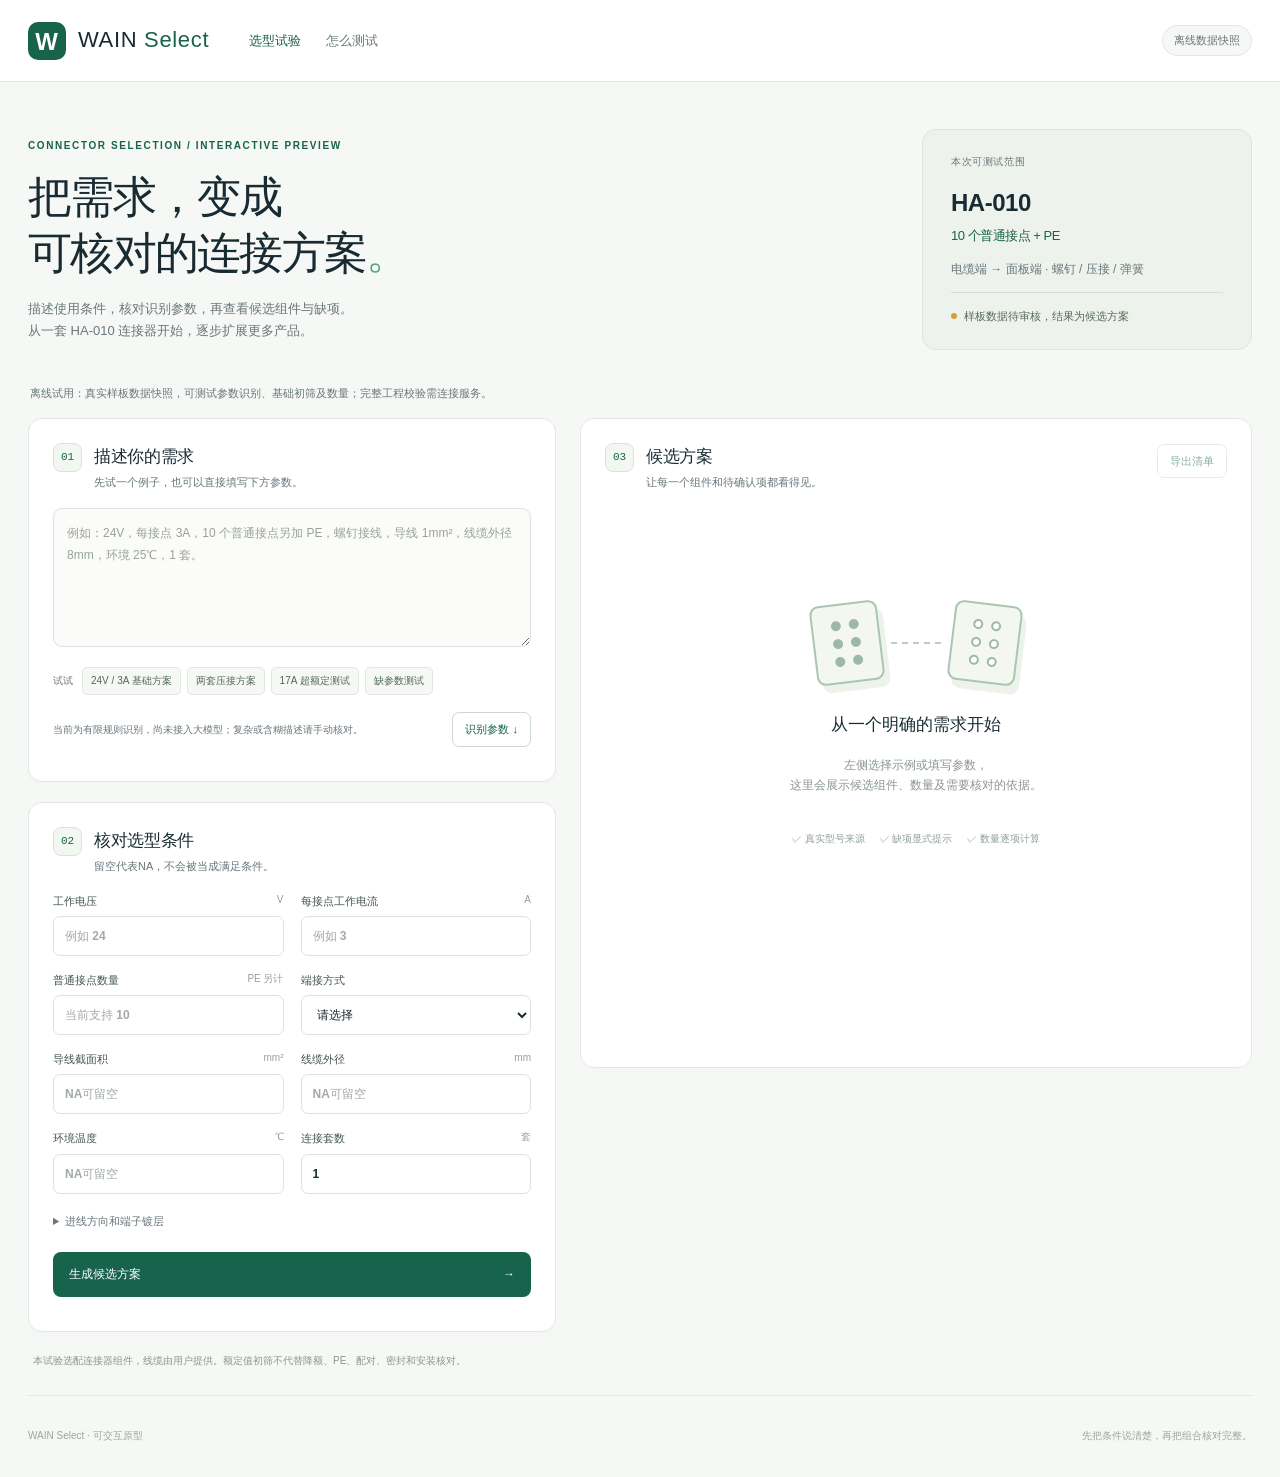
<file: demo/index.html>
<!doctype html>
<html lang="zh-CN">
<head><meta charset="utf-8"><meta name="viewport" content="width=device-width,initial-scale=1"><meta http-equiv="Content-Security-Policy" content="default-src 'none'; script-src 'unsafe-inline'; style-src 'unsafe-inline'; img-src data:; connect-src 'none'; base-uri 'none'">
<title>WAIN Select · 连接器选型试验台</title><meta name="description" content="输入需求、核对参数、查看有依据的连接器候选清单。HA-010 交互试验。"><style>@charset "UTF-8";
:root{--ink:#182b32;--muted:#69767b;--line:#e1e7e5;--paper:#f6f8f5;--green:#17634c;--green-dark:#0e4937;--light:#eaf3ec;--amber:#906311;--red:#b43e35;font:14px/1.65 -apple-system,BlinkMacSystemFont,"Segoe UI","Microsoft YaHei",sans-serif;color:var(--ink);background:var(--paper);font-synthesis:none}*{box-sizing:border-box}body{margin:0}button,input,select,textarea{font:inherit}button,a,input,select,textarea{touch-action:manipulation}button{cursor:pointer}button:disabled{cursor:not-allowed;opacity:.5}a{color:var(--green);text-decoration:none}button:focus-visible,a:focus-visible{outline:3px solid #65ad8f;outline-offset:3px}input:focus,select:focus,textarea:focus{outline:2px solid #94bdaa;border-color:var(--green)}[hidden]{display:none!important}.topbar{height:82px;border-bottom:1px solid var(--line);display:flex;align-items:center;gap:40px;padding:0 max(28px,calc((100vw - 1380px)/2));background:#fff}.brand{display:flex;align-items:center;gap:12px;white-space:nowrap;font-size:22px;letter-spacing:.03em;color:var(--ink)}.brand b{font-weight:400;color:var(--green)}.brand-symbol{display:grid;place-items:center;width:38px;height:38px;background:var(--green);color:#fff;font-weight:800;border-radius:10px;font-size:24px}.topbar nav{display:flex;align-items:center;gap:25px;font-size:13px}.nav-current{color:var(--green);font-weight:700}.text-button{background:none;border:0;color:var(--muted);padding:0}.topbar nav a{color:var(--muted)}.mode-pill{margin-left:auto;font-size:11px;white-space:nowrap;border:1px solid var(--line);border-radius:30px;padding:5px 11px;color:var(--muted);background:var(--paper)}.page{max-width:1380px;margin:auto;padding:0 28px}.hero{display:flex;align-items:center;justify-content:space-between;padding:47px 0 34px;gap:40px}.eyebrow{color:var(--green);letter-spacing:.16em;font-size:10px;font-weight:700;margin:0 0 15px}h1{font-size:clamp(30px,3.4vw,44px);line-height:1.28;letter-spacing:-.04em;margin:0;font-weight:650}h1 span{color:#59a783}.hero-copy{color:var(--muted);margin:17px 0 0;font-size:13px}.scope-card{background:#edf2ec;border:1px solid #dbe6da;border-radius:14px;padding:24px 28px;min-width:330px}.tiny-label{display:block;color:var(--muted);font-size:10px;letter-spacing:.06em;margin-bottom:12px}.scope-card strong{font-size:24px;display:block;letter-spacing:-.02em}.scope-card strong span{display:block;font-size:13px;font-weight:400;color:var(--green);margin-top:3px}.scope-card p{font-size:12px;color:var(--muted);margin:13px 0}.scope-foot{padding-top:14px;border-top:1px solid #d4dfd3;font-size:11px;display:flex;align-items:center;gap:7px;color:#576957}.status-dot{width:6px;height:6px;background:#d19f35;border-radius:50%}.connection-note{font-size:11px;color:var(--muted);padding:0 2px 15px}.connection-note.error{color:var(--red)}.main-grid{display:grid;grid-template-columns:minmax(350px,.88fr) minmax(440px,1.12fr);gap:24px;align-items:start}.input-column{display:flex;flex-direction:column;gap:20px}.card{background:#fff;border:1px solid var(--line);border-radius:14px;box-shadow:0 3px 12px #1a3d2c03}.request-card,.parameters-card{padding:24px}.section-title{display:flex;align-items:flex-start;gap:12px}.step{flex-shrink:0;display:grid;place-items:center;font:11px/1.2 ui-monospace,monospace;color:var(--green);border:1px solid #d4e5d9;background:#f2f7f2;width:29px;height:29px;border-radius:8px}.section-title h2{font-size:17px;letter-spacing:-.02em;margin:0;line-height:1.6}.section-title p{margin:3px 0 17px;color:var(--muted);font-size:11px}textarea{resize:vertical;min-height:125px;width:100%;border:1px solid #dce3df;background:#fbfcfa;border-radius:9px;padding:13px;line-height:1.85;font-size:12px;color:var(--ink)}textarea::placeholder{color:#98a29c}.example-row{display:flex;gap:6px;align-items:center;flex-wrap:wrap;margin-top:13px}.example-row>span{font-size:10px;color:var(--muted);margin-right:3px}.example{background:#f6f8f5;color:#52675b;border:1px solid #e1e8df;border-radius:5px;padding:5px 8px;font-size:10px}.example:hover{background:var(--light);border-color:#a6c2b0}.parse-bottom{display:flex;align-items:center;gap:16px;margin-top:17px}.parse-bottom small{font-size:10px;color:var(--muted);flex:1;line-height:1.6}.secondary{border:1px solid #ccd9d0;color:var(--green);background:#fff;padding:7px 12px;font-size:11px;border-radius:7px;white-space:nowrap}.secondary:hover{background:#f4f8f3}.messages{font-size:11px;margin-top:10px}.messages p{padding:8px 10px;border-radius:6px;background:#fff6e5;margin:6px 0;color:#866112}.fields{display:grid;grid-template-columns:1fr 1fr;gap:15px 17px}.fields label{display:block;font-size:11px;font-weight:600;color:#45564d}.fields label>span{font-weight:400;color:#94a196;font-size:10px;float:right}input,select{width:100%;height:40px;margin-top:6px;border:1px solid #dce3df;border-radius:7px;padding:0 11px;background:#fff;color:var(--ink);font-size:12px;min-width:0}input::placeholder{color:#a2aaa4}.advanced{margin-top:18px;font-size:11px;color:var(--muted)}summary{cursor:pointer}.advanced .fields{margin-top:12px}.advanced p{font-size:10px}.confirmation{display:flex;align-items:flex-start;gap:8px;background:#fff6e5;padding:10px;margin-top:14px;font-size:11px;color:#866112}.confirmation input{height:16px;width:16px;flex-shrink:0;margin-top:2px}.primary{background:var(--green);color:white;border:0;border-radius:8px;font-weight:600}.primary:hover{background:var(--green-dark)}.run-button{width:100%;display:flex;align-items:center;justify-content:space-between;padding:13px 16px;margin-top:22px;font-size:12px}.run-button[aria-busy=true]{opacity:.7}.form-message{font-size:11px;color:var(--red);margin:10px 0 0;white-space:pre-wrap}.scope-note{font-size:10px;color:#8a968e;line-height:1.8;margin:0 5px}.results-column{padding:24px;min-height:650px;position:sticky;top:20px;min-width:0}.result-top{display:flex;justify-content:space-between;gap:10px;align-items:start}.result-top>.secondary{margin-top:1px}.empty-state{text-align:center;padding:95px 10px 65px}.empty-state h3{font-size:17px;font-weight:500;margin-top:28px}.empty-state p{color:#8a968e;font-size:12px}.empty-features{display:flex;justify-content:center;gap:15px;flex-wrap:wrap;margin-top:35px;color:#91a196;font-size:10px}.connector-illustration{display:flex;align-items:center;justify-content:center;gap:10px}.plug-block{width:68px;height:80px;border:2px solid #a9c6b2;border-radius:9px;background:#f3f7f0;display:grid;grid-template-columns:repeat(2,10px);grid-template-rows:repeat(3,10px);gap:8px;justify-content:center;align-content:center;transform:rotate(-7deg);box-shadow:5px 8px 0 #edf2eb}.plug-block i{border-radius:50%;background:#9db9a6;width:10px;height:10px}.plug-block.socket{transform:rotate(7deg)}.socket i{background:#fff;border:2px solid #9db9a6}.connection-line{width:50px;border-top:2px dashed #bacdc0}.result-banner{padding:17px;border-radius:9px;background:#fff8e9;border:1px solid #f0e3c5;margin:5px 0 18px}.result-banner h3{font-size:17px;margin:0 0 5px;color:#936c1e}.result-banner p{font-size:11px;color:#8a784b;margin:0;line-height:1.8}.result-banner.failed{background:#fff0ec;border-color:#efcfc8}.result-banner.failed h3,.result-banner.failed p{color:var(--red)}.result-banner.passed{background:var(--light);border-color:#bad5c1}.result-banner.passed h3,.result-banner.passed p{color:var(--green)}.metrics{display:grid;grid-template-columns:repeat(3,1fr);gap:9px;margin:16px 0}.metric{background:#f6f8f5;border-radius:7px;padding:12px}.metric strong{font-size:21px;font-weight:600;display:block;line-height:1.4}.metric span{font-size:10px;color:var(--muted)}.result-tabs{display:flex;border-bottom:1px solid var(--line);gap:18px;margin-top:20px}.result-tabs button{border:0;background:none;font-size:11px;padding:10px 0;color:var(--muted);border-bottom:2px solid transparent}.result-tabs button[aria-selected=true]{color:var(--green);border-bottom-color:var(--green);font-weight:600}#pendingCount{font-size:9px}.bom-item{padding:17px 0;border-bottom:1px solid #edf0eb;display:grid;grid-template-columns:35px 1fr auto;gap:11px;align-items:start}.component-icon{display:grid;place-items:center;width:33px;height:35px;background:#eff4ed;border:1px solid #e1e9de;border-radius:7px;color:#60826c;font-size:13px;font-weight:700}.bom-item h4{font-size:12px;margin:0 0 3px;font-weight:600;overflow-wrap:anywhere}.bom-item .model{font:12px ui-monospace,monospace;color:#4c6554;overflow-wrap:anywhere}.bom-item .order{font-size:10px;color:#94a095;margin-top:3px}.quantity{font-size:17px;font-weight:500;text-align:right;white-space:nowrap}.quantity small{display:block;font-size:9px;color:#98a196;font-weight:400}.badge{display:inline-block;font-size:9px;padding:2px 6px;border-radius:4px;background:#fff4df;color:#a37b30;margin-top:7px}.check-group{margin:14px 0}.check-group h4{font-size:12px;margin:0 0 9px}.check-item{font-size:11px;border-left:2px solid #e3bf6c;background:#fffbf1;padding:10px 12px;margin-bottom:8px;line-height:1.8;overflow-wrap:anywhere}.check-item.failed{border-color:#cd7369;background:#fff2ee;color:#9b5147}.check-item.passed{border-color:#96bfa0;background:#f2f8f0;color:#5f8064}.source-card{padding:13px;border:1px solid var(--line);border-radius:8px;margin:12px 0;font-size:11px}.source-card strong{display:block;margin-bottom:6px}.source-card p{color:var(--muted);margin:3px 0}.source-link{display:inline-block;color:var(--green);font-size:10px;margin-top:6px;border:0;background:none;padding:0}.result-footnote{font-size:10px;color:#8b998f;margin-top:19px}.stale{font-size:11px;color:var(--amber);background:#fff8e9;padding:10px}.footer{display:flex;justify-content:space-between;gap:20px;color:#9aa69c;font-size:10px;padding:32px 0;margin-top:25px;border-top:1px solid var(--line)}dialog{border:1px solid var(--line);border-radius:16px;padding:32px;max-width:min(520px,92vw);color:var(--ink);box-shadow:0 15px 80px #123c2522}dialog::backdrop{background:#152b2255}dialog h2{font-size:22px}dialog p,dialog li{font-size:12px;line-height:1.9;color:var(--muted)}dialog ol{padding-left:20px}.dialog-close{position:absolute;right:15px;top:10px;border:0;background:none;font-size:24px;color:var(--muted)}.sr-only{position:absolute;width:1px;height:1px;margin:-1px;overflow:hidden;clip:rect(0,0,0,0)}
@media(min-width:1600px){.page{padding:0}.topbar{padding-left:calc((100vw - 1380px)/2);padding-right:calc((100vw - 1380px)/2)}}
@media(max-width:1000px){.main-grid{grid-template-columns:1fr}.results-column{position:static;min-height:450px}.empty-state{padding:50px 5px}.hero{gap:20px}.scope-card{min-width:270px;padding:20px}.topbar{gap:25px}.hero-copy br{display:none}}
@media(max-width:650px){.topbar{height:68px;padding:0 18px;gap:14px}.brand{font-size:18px}.brand-symbol{width:30px;height:30px;font-size:20px}.topbar nav{margin-left:auto;gap:14px}.nav-current,.topbar nav a,.mode-pill{display:none}.page{padding:0 16px}.hero{display:block;padding-top:30px}h1{font-size:32px}.eyebrow{font-size:8px}.hero-copy{font-size:12px}.scope-card{margin-top:24px;padding:17px 20px}.scope-card strong{font-size:21px;display:flex;gap:15px;align-items:center}.scope-card strong span{font-size:11px}.scope-card p{margin:8px 0}.scope-foot{padding-top:9px}.hero{padding-bottom:18px}.request-card,.parameters-card,.results-column{padding:18px}.main-grid{gap:18px}.parse-bottom{gap:10px}.fields{gap:13px}.footer{display:block;font-size:9px}.footer span{display:block;margin:5px 0}.example{font-size:9px}.example-row{gap:5px}.result-tabs{gap:16px}.scope-note{font-size:9px}.result-top .section-title p{font-size:10px}.result-tabs button{font-size:11px}.metrics{gap:6px}.metric{padding:10px}.metric strong{font-size:19px}}
</style></head>
<body>
<header class="topbar"><a class="brand" href="#"><span class="brand-symbol">W</span><span>WAIN <b>Select</b></span></a><nav aria-label="主导航"><span class="nav-current">选型试验</span><button id="helpButton" class="text-button" type="button">怎么测试</button><a id="workbenchLink" href="/workbench">资料工作台 <span aria-hidden="true">↗</span></a></nav><span class="mode-pill" id="modeLabel">正在连接数据</span></header>
<main class="page">
<section class="hero"><div><p class="eyebrow">CONNECTOR SELECTION / INTERACTIVE PREVIEW</p><h1>把需求，变成<br>可核对的连接方案<span>。</span></h1><p class="hero-copy">描述使用条件，核对识别参数，再查看候选组件与缺项。<br>从一套 HA-010 连接器开始，逐步扩展更多产品。</p></div><div class="scope-card"><span class="tiny-label">本次可测试范围</span><strong>HA-010 <span>10 个普通接点 + PE</span></strong><p>电缆端 → 面板端 · 螺钉 / 压接 / 弹簧</p><div class="scope-foot"><span class="status-dot"></span>样板数据待审核，结果为候选方案</div></div></section>
<div class="connection-note" id="connectionNote" role="status" aria-live="polite">正在准备试验数据…</div>
<section class="main-grid">
<div class="input-column">
<section class="card request-card"><div class="section-title"><span class="step">01</span><div><h2>描述你的需求</h2><p>先试一个例子，也可以直接填写下方参数。</p></div></div>
<label class="sr-only" for="requestText">自然语言需求</label><textarea id="requestText" rows="5" placeholder="例如：24V，每接点 3A，10 个普通接点另加 PE，螺钉接线，导线 1mm²，线缆外径 8mm，环境 25℃，1 套。" maxlength="3000"></textarea>
<div class="example-row"><span>试试</span><button class="example" data-example="normal" type="button">24V / 3A 基础方案</button><button class="example" data-example="crimp" type="button">两套压接方案</button><button class="example" data-example="overcurrent" type="button">17A 超额定测试</button><button class="example" data-example="missing" type="button">缺参数测试</button></div>
<div class="parse-bottom"><small>当前为有限规则识别，尚未接入大模型；复杂或含糊描述请手动核对。</small><button id="parseButton" class="secondary" type="button">识别参数 <span aria-hidden="true">↓</span></button></div><div id="parseMessages" class="messages" aria-live="polite"></div></section>
<section class="card parameters-card"><div class="section-title"><span class="step">02</span><div><h2>核对选型条件</h2><p>留空代表NA，不会被当成满足条件。</p></div></div>
<form id="trialForm"><div class="fields">
<label for="voltage">工作电压 <span>V</span><input id="voltage" name="voltage" type="number" min="0" max="100000" step="any" placeholder="例如 24" required></label>
<label for="current">每接点工作电流 <span>A</span><input id="current" name="current" type="number" min="0" max="100000" step="any" placeholder="例如 3" required></label>
<label for="contacts">普通接点数量 <span>PE 另计</span><input id="contacts" name="contacts" type="number" min="1" max="100" step="1" placeholder="当前支持 10" required></label>
<label for="termination">端接方式<select id="termination" name="termination" required><option value="">请选择</option><option value="screw">螺钉接线</option><option value="crimp">压接端子</option><option value="spring">普通弹簧</option></select></label>
<label for="wire_mm2">导线截面积 <span>mm²</span><input id="wire_mm2" name="wire_mm2" type="number" min="0" max="1000" step="any" placeholder="NA可留空"></label>
<label for="cable_diameter_mm">线缆外径 <span>mm</span><input id="cable_diameter_mm" name="cable_diameter_mm" type="number" min="0" max="1000" step="any" placeholder="NA可留空"></label>
<label for="ambient_c">环境温度 <span>℃</span><input id="ambient_c" name="ambient_c" type="number" min="-273.15" max="1000" step="any" placeholder="NA可留空"></label>
<label for="quantity">连接套数 <span>套</span><input id="quantity" name="quantity" type="number" min="1" max="10000" value="1" required></label>
</div><details class="advanced"><summary>进线方向和端子镀层</summary><div class="fields"><label>进线方向<select id="entry_direction" name="entry_direction"><option value="side">侧进线</option><option value="top">顶进线</option></select></label><label>压接端子镀层<select id="plating" name="plating"><option value="silver">镀银</option><option value="gold">镀金</option></select></label></div><p>这些是明确显示的试验默认选项，可按需求修改。</p></details>
<label class="confirmation" id="ambiguityWrap" hidden><input type="checkbox" id="ambiguityConfirmed">我已核对：针数指普通接点，PE 另计；电流指每接点工作电流。</label>
<button class="primary run-button" id="runButton" type="submit"><span>生成候选方案</span><span aria-hidden="true">→</span></button><p id="formMessage" class="form-message" role="status" aria-live="polite"></p></form>
</section><p class="scope-note">本试验选配连接器组件，线缆由用户提供。额定值初筛不代替降额、PE、配对、密封和安装核对。</p>
</div>
<section class="results-column card" id="resultsPanel" aria-label="选型结果"><div class="result-top"><div class="section-title"><span class="step">03</span><div><h2>候选方案</h2><p id="resultSubtitle">让每一个组件和待确认项都看得见。</p></div></div><button id="exportButton" class="secondary" type="button" disabled>导出清单</button></div>
<div id="emptyState" class="empty-state"><div class="connector-illustration" aria-hidden="true"><div class="plug-block"><i></i><i></i><i></i><i></i><i></i><i></i></div><div class="connection-line"></div><div class="plug-block socket"><i></i><i></i><i></i><i></i><i></i><i></i></div></div><h3>从一个明确的需求开始</h3><p>左侧选择示例或填写参数，<br>这里会展示候选组件、数量及需要核对的依据。</p><div class="empty-features"><span>✓ 真实型号来源</span><span>✓ 缺项显式提示</span><span>✓ 数量逐项计算</span></div></div>
<div id="resultContent" hidden><div id="resultBanner" class="result-banner" role="status"></div><p id="staleMessage" class="stale" hidden>参数已更改，请重新生成；当前展示的是上一版结果。</p><div id="resultMetrics" class="metrics"></div><div class="result-tabs" role="tablist" aria-label="结果分类"><button id="bomTab" role="tab" aria-selected="true" type="button">组件清单</button><button id="checksTab" role="tab" aria-selected="false" type="button">检查与缺项 <span id="pendingCount"></span></button><button id="sourcesTab" role="tab" aria-selected="false" type="button">原文依据</button></div><div id="bomView" role="tabpanel"></div><div id="checksView" role="tabpanel" hidden></div><div id="sourcesView" role="tabpanel" hidden></div><p class="result-footnote">状态和原文依据会随资料审核更新。候选清单不等于已经批准的完整连接方案。</p></div>
</section></section>
<footer class="footer"><span>WAIN Select · 可交互原型</span><span>先把条件说清楚，再把组合核对完整。</span></footer>
</main>
<dialog id="helpDialog"><button id="closeHelp" class="dialog-close" aria-label="关闭使用说明" type="button">×</button><p class="eyebrow">QUICK START</p><h2>现在可以测试什么？</h2><ol><li>点击“24V / 3A 基础方案”，识别并核对参数。</li><li>点击“生成候选方案”，查看组件和待确认项。</li><li>把电流改为 17A，观察超额定提示。</li><li>测试“两套压接方案”，检查公母普通端子各 20 个。</li><li>测试“缺参数”，查看需要补充什么。</li></ol><p>目前仅支持 HA-010 样板，不支持的系列或接点数不会自动替换。模型 API 尚未接入，数据仍待审核。</p><p id="helpMode"></p></dialog>
<script id="trialData" type="application/json">{"version": 1, "scope": "HA-010 connector-component interaction trial", "generated_at": "2026-11-01T03:45:41.864807+00:00", "products": [{"id": 1, "model": "HA-010-M", "order_number": "1210100110001", "category": "insert", "gender": "male", "termination": "screw", "contact_count": 10, "pe_contacts": 1, "housing_size": "10A", "review_status": "pending", "global_page": 76, "printed_page": "01-04", "specifications": [{"parameter": "limiting_temperature_max", "value_number": 125.0, "value_text": null, "unit": "degC", "conditions": {}, "review_status": "pending", "value_state": "known", "state_reason": null, "global_page": 73}, {"parameter": "limiting_temperature_min", "value_number": -40.0, "value_text": null, "unit": "degC", "conditions": {}, "review_status": "pending", "value_state": "known", "state_reason": null, "global_page": 73}, {"parameter": "rated_current", "value_number": 16.0, "value_text": null, "unit": "A", "conditions": {"standard": "EN 61984", "pollution_degree": 3, "requires_derating_check": true}, "review_status": "pending", "value_state": "known", "state_reason": null, "global_page": 73}, {"parameter": "rated_voltage", "value_number": 250.0, "value_text": null, "unit": "V", "conditions": {"standard": "EN 61984", "pollution_degree": 3, "requires_derating_check": true}, "review_status": "pending", "value_state": "known", "state_reason": null, "global_page": 73}, {"parameter": "standard_pack_quantity", "value_number": 5.0, "value_text": null, "unit": "pcs", "conditions": {}, "review_status": "pending", "value_state": "known", "state_reason": null, "global_page": 76}, {"parameter": "wire_cross_section_max", "value_number": 2.5, "value_text": null, "unit": "mm2", "conditions": {}, "review_status": "pending", "value_state": "known", "state_reason": null, "global_page": 73}, {"parameter": "wire_cross_section_min", "value_number": 0.75, "value_text": null, "unit": "mm2", "conditions": {}, "review_status": "pending", "value_state": "known", "state_reason": null, "global_page": 73}]}, {"id": 2, "model": "HA-010-F", "order_number": "1210100210001", "category": "insert", "gender": "female", "termination": "screw", "contact_count": 10, "pe_contacts": 1, "housing_size": "10A", "review_status": "pending", "global_page": 76, "printed_page": "01-04", "specifications": [{"parameter": "limiting_temperature_max", "value_number": 125.0, "value_text": null, "unit": "degC", "conditions": {}, "review_status": "pending", "value_state": "known", "state_reason": null, "global_page": 73}, {"parameter": "limiting_temperature_min", "value_number": -40.0, "value_text": null, "unit": "degC", "conditions": {}, "review_status": "pending", "value_state": "known", "state_reason": null, "global_page": 73}, {"parameter": "rated_current", "value_number": 16.0, "value_text": null, "unit": "A", "conditions": {"standard": "EN 61984", "pollution_degree": 3, "requires_derating_check": true}, "review_status": "pending", "value_state": "known", "state_reason": null, "global_page": 73}, {"parameter": "rated_voltage", "value_number": 250.0, "value_text": null, "unit": "V", "conditions": {"standard": "EN 61984", "pollution_degree": 3, "requires_derating_check": true}, "review_status": "pending", "value_state": "known", "state_reason": null, "global_page": 73}, {"parameter": "standard_pack_quantity", "value_number": 5.0, "value_text": null, "unit": "pcs", "conditions": {}, "review_status": "pending", "value_state": "known", "state_reason": null, "global_page": 76}, {"parameter": "wire_cross_section_max", "value_number": 2.5, "value_text": null, "unit": "mm2", "conditions": {}, "review_status": "pending", "value_state": "known", "state_reason": null, "global_page": 73}, {"parameter": "wire_cross_section_min", "value_number": 0.75, "value_text": null, "unit": "mm2", "conditions": {}, "review_status": "pending", "value_state": "known", "state_reason": null, "global_page": 73}]}, {"id": 3, "model": "HA-010-M/B", "order_number": "1210100110503", "category": "insert", "gender": "male", "termination": "screw", "contact_count": 10, "pe_contacts": 1, "housing_size": "10A", "review_status": "pending", "global_page": 76, "printed_page": "01-04", "specifications": [{"parameter": "limiting_temperature_max", "value_number": 125.0, "value_text": null, "unit": "degC", "conditions": {}, "review_status": "pending", "value_state": "known", "state_reason": null, "global_page": 73}, {"parameter": "limiting_temperature_min", "value_number": -40.0, "value_text": null, "unit": "degC", "conditions": {}, "review_status": "pending", "value_state": "known", "state_reason": null, "global_page": 73}, {"parameter": "rated_current", "value_number": 16.0, "value_text": null, "unit": "A", "conditions": {"standard": "EN 61984", "pollution_degree": 3, "requires_derating_check": true}, "review_status": "pending", "value_state": "known", "state_reason": null, "global_page": 73}, {"parameter": "rated_voltage", "value_number": 250.0, "value_text": null, "unit": "V", "conditions": {"standard": "EN 61984", "pollution_degree": 3, "requires_derating_check": true}, "review_status": "pending", "value_state": "known", "state_reason": null, "global_page": 73}, {"parameter": "standard_pack_quantity", "value_number": 5.0, "value_text": null, "unit": "pcs", "conditions": {}, "review_status": "pending", "value_state": "known", "state_reason": null, "global_page": 76}, {"parameter": "wire_cross_section_max", "value_number": 2.5, "value_text": null, "unit": "mm2", "conditions": {}, "review_status": "pending", "value_state": "known", "state_reason": null, "global_page": 73}, {"parameter": "wire_cross_section_min", "value_number": 0.75, "value_text": null, "unit": "mm2", "conditions": {}, "review_status": "pending", "value_state": "known", "state_reason": null, "global_page": 73}]}, {"id": 4, "model": "HA-010-F/B", "order_number": "1210100210503", "category": "insert", "gender": "female", "termination": "screw", "contact_count": 10, "pe_contacts": 1, "housing_size": "10A", "review_status": "pending", "global_page": 76, "printed_page": "01-04", "specifications": [{"parameter": "limiting_temperature_max", "value_number": 125.0, "value_text": null, "unit": "degC", "conditions": {}, "review_status": "pending", "value_state": "known", "state_reason": null, "global_page": 73}, {"parameter": "limiting_temperature_min", "value_number": -40.0, "value_text": null, "unit": "degC", "conditions": {}, "review_status": "pending", "value_state": "known", "state_reason": null, "global_page": 73}, {"parameter": "rated_current", "value_number": 16.0, "value_text": null, "unit": "A", "conditions": {"standard": "EN 61984", "pollution_degree": 3, "requires_derating_check": true}, "review_status": "pending", "value_state": "known", "state_reason": null, "global_page": 73}, {"parameter": "rated_voltage", "value_number": 250.0, "value_text": null, "unit": "V", "conditions": {"standard": "EN 61984", "pollution_degree": 3, "requires_derating_check": true}, "review_status": "pending", "value_state": "known", "state_reason": null, "global_page": 73}, {"parameter": "standard_pack_quantity", "value_number": 5.0, "value_text": null, "unit": "pcs", "conditions": {}, "review_status": "pending", "value_state": "known", "state_reason": null, "global_page": 76}, {"parameter": "wire_cross_section_max", "value_number": 2.5, "value_text": null, "unit": "mm2", "conditions": {}, "review_status": "pending", "value_state": "known", "state_reason": null, "global_page": 73}, {"parameter": "wire_cross_section_min", "value_number": 0.75, "value_text": null, "unit": "mm2", "conditions": {}, "review_status": "pending", "value_state": "known", "state_reason": null, "global_page": 73}]}, {"id": 5, "model": "HA-010-MC", "order_number": "1210100100001", "category": "insert", "gender": "male", "termination": "crimp", "contact_count": 10, "pe_contacts": 1, "housing_size": "10A", "review_status": "pending", "global_page": 76, "printed_page": "01-04", "specifications": [{"parameter": "limiting_temperature_max", "value_number": 125.0, "value_text": null, "unit": "degC", "conditions": {}, "review_status": "pending", "value_state": "known", "state_reason": null, "global_page": 73}, {"parameter": "limiting_temperature_min", "value_number": -40.0, "value_text": null, "unit": "degC", "conditions": {}, "review_status": "pending", "value_state": "known", "state_reason": null, "global_page": 73}, {"parameter": "rated_current", "value_number": 16.0, "value_text": null, "unit": "A", "conditions": {"standard": "EN 61984", "pollution_degree": 3, "requires_derating_check": true}, "review_status": "pending", "value_state": "known", "state_reason": null, "global_page": 73}, {"parameter": "rated_voltage", "value_number": 250.0, "value_text": null, "unit": "V", "conditions": {"standard": "EN 61984", "pollution_degree": 3, "requires_derating_check": true}, "review_status": "pending", "value_state": "known", "state_reason": null, "global_page": 73}, {"parameter": "standard_pack_quantity", "value_number": 5.0, "value_text": null, "unit": "pcs", "conditions": {}, "review_status": "pending", "value_state": "known", "state_reason": null, "global_page": 76}, {"parameter": "wire_cross_section_max", "value_number": 4.0, "value_text": null, "unit": "mm2", "conditions": {}, "review_status": "pending", "value_state": "known", "state_reason": null, "global_page": 73}, {"parameter": "wire_cross_section_min", "value_number": 0.14, "value_text": null, "unit": "mm2", "conditions": {}, "review_status": "pending", "value_state": "known", "state_reason": null, "global_page": 73}]}, {"id": 6, "model": "HA-010-FC", "order_number": "1210100200001", "category": "insert", "gender": "female", "termination": "crimp", "contact_count": 10, "pe_contacts": 1, "housing_size": "10A", "review_status": "pending", "global_page": 76, "printed_page": "01-04", "specifications": [{"parameter": "limiting_temperature_max", "value_number": 125.0, "value_text": null, "unit": "degC", "conditions": {}, "review_status": "pending", "value_state": "known", "state_reason": null, "global_page": 73}, {"parameter": "limiting_temperature_min", "value_number": -40.0, "value_text": null, "unit": "degC", "conditions": {}, "review_status": "pending", "value_state": "known", "state_reason": null, "global_page": 73}, {"parameter": "rated_current", "value_number": 16.0, "value_text": null, "unit": "A", "conditions": {"standard": "EN 61984", "pollution_degree": 3, "requires_derating_check": true}, "review_status": "pending", "value_state": "known", "state_reason": null, "global_page": 73}, {"parameter": "rated_voltage", "value_number": 250.0, "value_text": null, "unit": "V", "conditions": {"standard": "EN 61984", "pollution_degree": 3, "requires_derating_check": true}, "review_status": "pending", "value_state": "known", "state_reason": null, "global_page": 73}, {"parameter": "standard_pack_quantity", "value_number": 5.0, "value_text": null, "unit": "pcs", "conditions": {}, "review_status": "pending", "value_state": "known", "state_reason": null, "global_page": 76}, {"parameter": "wire_cross_section_max", "value_number": 4.0, "value_text": null, "unit": "mm2", "conditions": {}, "review_status": "pending", "value_state": "known", "state_reason": null, "global_page": 73}, {"parameter": "wire_cross_section_min", "value_number": 0.14, "value_text": null, "unit": "mm2", "conditions": {}, "review_status": "pending", "value_state": "known", "state_reason": null, "global_page": 73}]}, {"id": 7, "model": "HA-010-MS", "order_number": "1210100120001", "category": "insert", "gender": "male", "termination": "spring", "contact_count": 10, "pe_contacts": 1, "housing_size": "10A", "review_status": "pending", "global_page": 76, "printed_page": "01-04", "specifications": [{"parameter": "limiting_temperature_max", "value_number": 125.0, "value_text": null, "unit": "degC", "conditions": {}, "review_status": "pending", "value_state": "known", "state_reason": null, "global_page": 73}, {"parameter": "limiting_temperature_min", "value_number": -40.0, "value_text": null, "unit": "degC", "conditions": {}, "review_status": "pending", "value_state": "known", "state_reason": null, "global_page": 73}, {"parameter": "rated_current", "value_number": 16.0, "value_text": null, "unit": "A", "conditions": {"standard": "EN 61984", "pollution_degree": 3, "requires_derating_check": true}, "review_status": "pending", "value_state": "known", "state_reason": null, "global_page": 73}, {"parameter": "rated_voltage", "value_number": 250.0, "value_text": null, "unit": "V", "conditions": {"standard": "EN 61984", "pollution_degree": 3, "requires_derating_check": true}, "review_status": "pending", "value_state": "known", "state_reason": null, "global_page": 73}, {"parameter": "standard_pack_quantity", "value_number": 5.0, "value_text": null, "unit": "pcs", "conditions": {}, "review_status": "pending", "value_state": "known", "state_reason": null, "global_page": 76}, {"parameter": "wire_cross_section_max", "value_number": 2.5, "value_text": null, "unit": "mm2", "conditions": {}, "review_status": "pending", "value_state": "known", "state_reason": null, "global_page": 73}, {"parameter": "wire_cross_section_min", "value_number": 0.14, "value_text": null, "unit": "mm2", "conditions": {}, "review_status": "pending", "value_state": "known", "state_reason": null, "global_page": 73}]}, {"id": 8, "model": "HA-010-FS", "order_number": "1210100220001", "category": "insert", "gender": "female", "termination": "spring", "contact_count": 10, "pe_contacts": 1, "housing_size": "10A", "review_status": "pending", "global_page": 76, "printed_page": "01-04", "specifications": [{"parameter": "limiting_temperature_max", "value_number": 125.0, "value_text": null, "unit": "degC", "conditions": {}, "review_status": "pending", "value_state": "known", "state_reason": null, "global_page": 73}, {"parameter": "limiting_temperature_min", "value_number": -40.0, "value_text": null, "unit": "degC", "conditions": {}, "review_status": "pending", "value_state": "known", "state_reason": null, "global_page": 73}, {"parameter": "rated_current", "value_number": 16.0, "value_text": null, "unit": "A", "conditions": {"standard": "EN 61984", "pollution_degree": 3, "requires_derating_check": true}, "review_status": "pending", "value_state": "known", "state_reason": null, "global_page": 73}, {"parameter": "rated_voltage", "value_number": 250.0, "value_text": null, "unit": "V", "conditions": {"standard": "EN 61984", "pollution_degree": 3, "requires_derating_check": true}, "review_status": "pending", "value_state": "known", "state_reason": null, "global_page": 73}, {"parameter": "standard_pack_quantity", "value_number": 5.0, "value_text": null, "unit": "pcs", "conditions": {}, "review_status": "pending", "value_state": "known", "state_reason": null, "global_page": 76}, {"parameter": "wire_cross_section_max", "value_number": 2.5, "value_text": null, "unit": "mm2", "conditions": {}, "review_status": "pending", "value_state": "known", "state_reason": null, "global_page": 73}, {"parameter": "wire_cross_section_min", "value_number": 0.14, "value_text": null, "unit": "mm2", "conditions": {}, "review_status": "pending", "value_state": "known", "state_reason": null, "global_page": 73}]}, {"id": 15, "model": "CESM-0.37", "order_number": "1010191100301", "category": "contact", "gender": "male", "termination": "crimp", "contact_count": null, "pe_contacts": null, "housing_size": null, "review_status": "pending", "global_page": 76, "printed_page": "01-04", "specifications": [{"parameter": "plating", "value_number": null, "value_text": "silver", "unit": null, "conditions": {}, "review_status": "pending", "value_state": "known", "state_reason": null, "global_page": 76}, {"parameter": "rated_current", "value_number": 16.0, "value_text": null, "unit": "A", "conditions": {"requires_derating_check": true}, "review_status": "pending", "value_state": "known", "state_reason": null, "global_page": 76}, {"parameter": "standard_pack_quantity", "value_number": 100.0, "value_text": null, "unit": "pcs", "conditions": {}, "review_status": "pending", "value_state": "known", "state_reason": null, "global_page": 76}, {"parameter": "wire_cross_section_max", "value_number": 0.37, "value_text": null, "unit": "mm2", "conditions": {}, "review_status": "pending", "value_state": "known", "state_reason": null, "global_page": 76}, {"parameter": "wire_cross_section_min", "value_number": 0.14, "value_text": null, "unit": "mm2", "conditions": {}, "review_status": "pending", "value_state": "known", "state_reason": null, "global_page": 76}]}, {"id": 16, "model": "CESF-0.37", "order_number": "1010191200301", "category": "contact", "gender": "female", "termination": "crimp", "contact_count": null, "pe_contacts": null, "housing_size": null, "review_status": "pending", "global_page": 76, "printed_page": "01-04", "specifications": [{"parameter": "plating", "value_number": null, "value_text": "silver", "unit": null, "conditions": {}, "review_status": "pending", "value_state": "known", "state_reason": null, "global_page": 76}, {"parameter": "rated_current", "value_number": 16.0, "value_text": null, "unit": "A", "conditions": {"requires_derating_check": true}, "review_status": "pending", "value_state": "known", "state_reason": null, "global_page": 76}, {"parameter": "standard_pack_quantity", "value_number": 100.0, "value_text": null, "unit": "pcs", "conditions": {}, "review_status": "pending", "value_state": "known", "state_reason": null, "global_page": 76}, {"parameter": "wire_cross_section_max", "value_number": 0.37, "value_text": null, "unit": "mm2", "conditions": {}, "review_status": "pending", "value_state": "known", "state_reason": null, "global_page": 76}, {"parameter": "wire_cross_section_min", "value_number": 0.14, "value_text": null, "unit": "mm2", "conditions": {}, "review_status": "pending", "value_state": "known", "state_reason": null, "global_page": 76}]}, {"id": 17, "model": "CESM-0.50", "order_number": "1010191100401", "category": "contact", "gender": "male", "termination": "crimp", "contact_count": null, "pe_contacts": null, "housing_size": null, "review_status": "pending", "global_page": 76, "printed_page": "01-04", "specifications": [{"parameter": "plating", "value_number": null, "value_text": "silver", "unit": null, "conditions": {}, "review_status": "pending", "value_state": "known", "state_reason": null, "global_page": 76}, {"parameter": "rated_current", "value_number": 16.0, "value_text": null, "unit": "A", "conditions": {"requires_derating_check": true}, "review_status": "pending", "value_state": "known", "state_reason": null, "global_page": 76}, {"parameter": "standard_pack_quantity", "value_number": 100.0, "value_text": null, "unit": "pcs", "conditions": {}, "review_status": "pending", "value_state": "known", "state_reason": null, "global_page": 76}, {"parameter": "wire_cross_section_max", "value_number": 0.5, "value_text": null, "unit": "mm2", "conditions": {}, "review_status": "pending", "value_state": "known", "state_reason": null, "global_page": 76}, {"parameter": "wire_cross_section_min", "value_number": 0.5, "value_text": null, "unit": "mm2", "conditions": {}, "review_status": "pending", "value_state": "known", "state_reason": null, "global_page": 76}]}, {"id": 18, "model": "CESF-0.50", "order_number": "1010191200401", "category": "contact", "gender": "female", "termination": "crimp", "contact_count": null, "pe_contacts": null, "housing_size": null, "review_status": "pending", "global_page": 76, "printed_page": "01-04", "specifications": [{"parameter": "plating", "value_number": null, "value_text": "silver", "unit": null, "conditions": {}, "review_status": "pending", "value_state": "known", "state_reason": null, "global_page": 76}, {"parameter": "rated_current", "value_number": 16.0, "value_text": null, "unit": "A", "conditions": {"requires_derating_check": true}, "review_status": "pending", "value_state": "known", "state_reason": null, "global_page": 76}, {"parameter": "standard_pack_quantity", "value_number": 100.0, "value_text": null, "unit": "pcs", "conditions": {}, "review_status": "pending", "value_state": "known", "state_reason": null, "global_page": 76}, {"parameter": "wire_cross_section_max", "value_number": 0.5, "value_text": null, "unit": "mm2", "conditions": {}, "review_status": "pending", "value_state": "known", "state_reason": null, "global_page": 76}, {"parameter": "wire_cross_section_min", "value_number": 0.5, "value_text": null, "unit": "mm2", "conditions": {}, "review_status": "pending", "value_state": "known", "state_reason": null, "global_page": 76}]}, {"id": 19, "model": "CESM-0.75", "order_number": "1010191100601", "category": "contact", "gender": "male", "termination": "crimp", "contact_count": null, "pe_contacts": null, "housing_size": null, "review_status": "pending", "global_page": 76, "printed_page": "01-04", "specifications": [{"parameter": "plating", "value_number": null, "value_text": "silver", "unit": null, "conditions": {}, "review_status": "pending", "value_state": "known", "state_reason": null, "global_page": 76}, {"parameter": "rated_current", "value_number": 16.0, "value_text": null, "unit": "A", "conditions": {"requires_derating_check": true}, "review_status": "pending", "value_state": "known", "state_reason": null, "global_page": 76}, {"parameter": "standard_pack_quantity", "value_number": 100.0, "value_text": null, "unit": "pcs", "conditions": {}, "review_status": "pending", "value_state": "known", "state_reason": null, "global_page": 76}, {"parameter": "wire_cross_section_max", "value_number": 0.75, "value_text": null, "unit": "mm2", "conditions": {}, "review_status": "pending", "value_state": "known", "state_reason": null, "global_page": 76}, {"parameter": "wire_cross_section_min", "value_number": 0.75, "value_text": null, "unit": "mm2", "conditions": {}, "review_status": "pending", "value_state": "known", "state_reason": null, "global_page": 76}]}, {"id": 20, "model": "CESF-0.75", "order_number": "1010191200601", "category": "contact", "gender": "female", "termination": "crimp", "contact_count": null, "pe_contacts": null, "housing_size": null, "review_status": "pending", "global_page": 76, "printed_page": "01-04", "specifications": [{"parameter": "plating", "value_number": null, "value_text": "silver", "unit": null, "conditions": {}, "review_status": "pending", "value_state": "known", "state_reason": null, "global_page": 76}, {"parameter": "rated_current", "value_number": 16.0, "value_text": null, "unit": "A", "conditions": {"requires_derating_check": true}, "review_status": "pending", "value_state": "known", "state_reason": null, "global_page": 76}, {"parameter": "standard_pack_quantity", "value_number": 100.0, "value_text": null, "unit": "pcs", "conditions": {}, "review_status": "pending", "value_state": "known", "state_reason": null, "global_page": 76}, {"parameter": "wire_cross_section_max", "value_number": 0.75, "value_text": null, "unit": "mm2", "conditions": {}, "review_status": "pending", "value_state": "known", "state_reason": null, "global_page": 76}, {"parameter": "wire_cross_section_min", "value_number": 0.75, "value_text": null, "unit": "mm2", "conditions": {}, "review_status": "pending", "value_state": "known", "state_reason": null, "global_page": 76}]}, {"id": 21, "model": "CESM-1.0", "order_number": "1010191100801", "category": "contact", "gender": "male", "termination": "crimp", "contact_count": null, "pe_contacts": null, "housing_size": null, "review_status": "pending", "global_page": 76, "printed_page": "01-04", "specifications": [{"parameter": "plating", "value_number": null, "value_text": "silver", "unit": null, "conditions": {}, "review_status": "pending", "value_state": "known", "state_reason": null, "global_page": 76}, {"parameter": "rated_current", "value_number": 16.0, "value_text": null, "unit": "A", "conditions": {"requires_derating_check": true}, "review_status": "pending", "value_state": "known", "state_reason": null, "global_page": 76}, {"parameter": "standard_pack_quantity", "value_number": 100.0, "value_text": null, "unit": "pcs", "conditions": {}, "review_status": "pending", "value_state": "known", "state_reason": null, "global_page": 76}, {"parameter": "wire_cross_section_max", "value_number": 1.0, "value_text": null, "unit": "mm2", "conditions": {}, "review_status": "pending", "value_state": "known", "state_reason": null, "global_page": 76}, {"parameter": "wire_cross_section_min", "value_number": 1.0, "value_text": null, "unit": "mm2", "conditions": {}, "review_status": "pending", "value_state": "known", "state_reason": null, "global_page": 76}]}, {"id": 22, "model": "CESF-1.0", "order_number": "1010191200801", "category": "contact", "gender": "female", "termination": "crimp", "contact_count": null, "pe_contacts": null, "housing_size": null, "review_status": "pending", "global_page": 76, "printed_page": "01-04", "specifications": [{"parameter": "plating", "value_number": null, "value_text": "silver", "unit": null, "conditions": {}, "review_status": "pending", "value_state": "known", "state_reason": null, "global_page": 76}, {"parameter": "rated_current", "value_number": 16.0, "value_text": null, "unit": "A", "conditions": {"requires_derating_check": true}, "review_status": "pending", "value_state": "known", "state_reason": null, "global_page": 76}, {"parameter": "standard_pack_quantity", "value_number": 100.0, "value_text": null, "unit": "pcs", "conditions": {}, "review_status": "pending", "value_state": "known", "state_reason": null, "global_page": 76}, {"parameter": "wire_cross_section_max", "value_number": 1.0, "value_text": null, "unit": "mm2", "conditions": {}, "review_status": "pending", "value_state": "known", "state_reason": null, "global_page": 76}, {"parameter": "wire_cross_section_min", "value_number": 1.0, "value_text": null, "unit": "mm2", "conditions": {}, "review_status": "pending", "value_state": "known", "state_reason": null, "global_page": 76}]}, {"id": 23, "model": "CESM-1.5", "order_number": "1010191100901", "category": "contact", "gender": "male", "termination": "crimp", "contact_count": null, "pe_contacts": null, "housing_size": null, "review_status": "pending", "global_page": 76, "printed_page": "01-04", "specifications": [{"parameter": "plating", "value_number": null, "value_text": "silver", "unit": null, "conditions": {}, "review_status": "pending", "value_state": "known", "state_reason": null, "global_page": 76}, {"parameter": "rated_current", "value_number": 16.0, "value_text": null, "unit": "A", "conditions": {"requires_derating_check": true}, "review_status": "pending", "value_state": "known", "state_reason": null, "global_page": 76}, {"parameter": "standard_pack_quantity", "value_number": 100.0, "value_text": null, "unit": "pcs", "conditions": {}, "review_status": "pending", "value_state": "known", "state_reason": null, "global_page": 76}, {"parameter": "wire_cross_section_max", "value_number": 1.5, "value_text": null, "unit": "mm2", "conditions": {}, "review_status": "pending", "value_state": "known", "state_reason": null, "global_page": 76}, {"parameter": "wire_cross_section_min", "value_number": 1.5, "value_text": null, "unit": "mm2", "conditions": {}, "review_status": "pending", "value_state": "known", "state_reason": null, "global_page": 76}]}, {"id": 24, "model": "CESF-1.5", "order_number": "1010191200901", "category": "contact", "gender": "female", "termination": "crimp", "contact_count": null, "pe_contacts": null, "housing_size": null, "review_status": "pending", "global_page": 76, "printed_page": "01-04", "specifications": [{"parameter": "plating", "value_number": null, "value_text": "silver", "unit": null, "conditions": {}, "review_status": "pending", "value_state": "known", "state_reason": null, "global_page": 76}, {"parameter": "rated_current", "value_number": 16.0, "value_text": null, "unit": "A", "conditions": {"requires_derating_check": true}, "review_status": "pending", "value_state": "known", "state_reason": null, "global_page": 76}, {"parameter": "standard_pack_quantity", "value_number": 100.0, "value_text": null, "unit": "pcs", "conditions": {}, "review_status": "pending", "value_state": "known", "state_reason": null, "global_page": 76}, {"parameter": "wire_cross_section_max", "value_number": 1.5, "value_text": null, "unit": "mm2", "conditions": {}, "review_status": "pending", "value_state": "known", "state_reason": null, "global_page": 76}, {"parameter": "wire_cross_section_min", "value_number": 1.5, "value_text": null, "unit": "mm2", "conditions": {}, "review_status": "pending", "value_state": "known", "state_reason": null, "global_page": 76}]}, {"id": 25, "model": "CESM-2.5", "order_number": "1010191101001", "category": "contact", "gender": "male", "termination": "crimp", "contact_count": null, "pe_contacts": null, "housing_size": null, "review_status": "pending", "global_page": 76, "printed_page": "01-04", "specifications": [{"parameter": "plating", "value_number": null, "value_text": "silver", "unit": null, "conditions": {}, "review_status": "pending", "value_state": "known", "state_reason": null, "global_page": 76}, {"parameter": "rated_current", "value_number": 16.0, "value_text": null, "unit": "A", "conditions": {"requires_derating_check": true}, "review_status": "pending", "value_state": "known", "state_reason": null, "global_page": 76}, {"parameter": "standard_pack_quantity", "value_number": 100.0, "value_text": null, "unit": "pcs", "conditions": {}, "review_status": "pending", "value_state": "known", "state_reason": null, "global_page": 76}, {"parameter": "wire_cross_section_max", "value_number": 2.5, "value_text": null, "unit": "mm2", "conditions": {}, "review_status": "pending", "value_state": "known", "state_reason": null, "global_page": 76}, {"parameter": "wire_cross_section_min", "value_number": 2.5, "value_text": null, "unit": "mm2", "conditions": {}, "review_status": "pending", "value_state": "known", "state_reason": null, "global_page": 76}]}, {"id": 26, "model": "CESF-2.5", "order_number": "1010191201001", "category": "contact", "gender": "female", "termination": "crimp", "contact_count": null, "pe_contacts": null, "housing_size": null, "review_status": "pending", "global_page": 76, "printed_page": "01-04", "specifications": [{"parameter": "plating", "value_number": null, "value_text": "silver", "unit": null, "conditions": {}, "review_status": "pending", "value_state": "known", "state_reason": null, "global_page": 76}, {"parameter": "rated_current", "value_number": 16.0, "value_text": null, "unit": "A", "conditions": {"requires_derating_check": true}, "review_status": "pending", "value_state": "known", "state_reason": null, "global_page": 76}, {"parameter": "standard_pack_quantity", "value_number": 100.0, "value_text": null, "unit": "pcs", "conditions": {}, "review_status": "pending", "value_state": "known", "state_reason": null, "global_page": 76}, {"parameter": "wire_cross_section_max", "value_number": 2.5, "value_text": null, "unit": "mm2", "conditions": {}, "review_status": "pending", "value_state": "known", "state_reason": null, "global_page": 76}, {"parameter": "wire_cross_section_min", "value_number": 2.5, "value_text": null, "unit": "mm2", "conditions": {}, "review_status": "pending", "value_state": "known", "state_reason": null, "global_page": 76}]}, {"id": 27, "model": "CESM-3.0", "order_number": "1010191101101", "category": "contact", "gender": "male", "termination": "crimp", "contact_count": null, "pe_contacts": null, "housing_size": null, "review_status": "pending", "global_page": 76, "printed_page": "01-04", "specifications": [{"parameter": "plating", "value_number": null, "value_text": "silver", "unit": null, "conditions": {}, "review_status": "pending", "value_state": "known", "state_reason": null, "global_page": 76}, {"parameter": "rated_current", "value_number": 16.0, "value_text": null, "unit": "A", "conditions": {"requires_derating_check": true}, "review_status": "pending", "value_state": "known", "state_reason": null, "global_page": 76}, {"parameter": "standard_pack_quantity", "value_number": 100.0, "value_text": null, "unit": "pcs", "conditions": {}, "review_status": "pending", "value_state": "known", "state_reason": null, "global_page": 76}, {"parameter": "wire_cross_section_max", "value_number": 3.0, "value_text": null, "unit": "mm2", "conditions": {}, "review_status": "pending", "value_state": "known", "state_reason": null, "global_page": 76}, {"parameter": "wire_cross_section_min", "value_number": 3.0, "value_text": null, "unit": "mm2", "conditions": {}, "review_status": "pending", "value_state": "known", "state_reason": null, "global_page": 76}]}, {"id": 28, "model": "CESF-3.0", "order_number": "1010191201101", "category": "contact", "gender": "female", "termination": "crimp", "contact_count": null, "pe_contacts": null, "housing_size": null, "review_status": "pending", "global_page": 76, "printed_page": "01-04", "specifications": [{"parameter": "plating", "value_number": null, "value_text": "silver", "unit": null, "conditions": {}, "review_status": "pending", "value_state": "known", "state_reason": null, "global_page": 76}, {"parameter": "rated_current", "value_number": 16.0, "value_text": null, "unit": "A", "conditions": {"requires_derating_check": true}, "review_status": "pending", "value_state": "known", "state_reason": null, "global_page": 76}, {"parameter": "standard_pack_quantity", "value_number": 100.0, "value_text": null, "unit": "pcs", "conditions": {}, "review_status": "pending", "value_state": "known", "state_reason": null, "global_page": 76}, {"parameter": "wire_cross_section_max", "value_number": 3.0, "value_text": null, "unit": "mm2", "conditions": {}, "review_status": "pending", "value_state": "known", "state_reason": null, "global_page": 76}, {"parameter": "wire_cross_section_min", "value_number": 3.0, "value_text": null, "unit": "mm2", "conditions": {}, "review_status": "pending", "value_state": "known", "state_reason": null, "global_page": 76}]}, {"id": 29, "model": "CESM-4.0", "order_number": "1010191101201", "category": "contact", "gender": "male", "termination": "crimp", "contact_count": null, "pe_contacts": null, "housing_size": null, "review_status": "pending", "global_page": 76, "printed_page": "01-04", "specifications": [{"parameter": "plating", "value_number": null, "value_text": "silver", "unit": null, "conditions": {}, "review_status": "pending", "value_state": "known", "state_reason": null, "global_page": 76}, {"parameter": "rated_current", "value_number": 16.0, "value_text": null, "unit": "A", "conditions": {"requires_derating_check": true}, "review_status": "pending", "value_state": "known", "state_reason": null, "global_page": 76}, {"parameter": "standard_pack_quantity", "value_number": 100.0, "value_text": null, "unit": "pcs", "conditions": {}, "review_status": "pending", "value_state": "known", "state_reason": null, "global_page": 76}, {"parameter": "wire_cross_section_max", "value_number": 4.0, "value_text": null, "unit": "mm2", "conditions": {}, "review_status": "pending", "value_state": "known", "state_reason": null, "global_page": 76}, {"parameter": "wire_cross_section_min", "value_number": 4.0, "value_text": null, "unit": "mm2", "conditions": {}, "review_status": "pending", "value_state": "known", "state_reason": null, "global_page": 76}]}, {"id": 30, "model": "CESF-4.0", "order_number": "1010191201201", "category": "contact", "gender": "female", "termination": "crimp", "contact_count": null, "pe_contacts": null, "housing_size": null, "review_status": "pending", "global_page": 76, "printed_page": "01-04", "specifications": [{"parameter": "plating", "value_number": null, "value_text": "silver", "unit": null, "conditions": {}, "review_status": "pending", "value_state": "known", "state_reason": null, "global_page": 76}, {"parameter": "rated_current", "value_number": 16.0, "value_text": null, "unit": "A", "conditions": {"requires_derating_check": true}, "review_status": "pending", "value_state": "known", "state_reason": null, "global_page": 76}, {"parameter": "standard_pack_quantity", "value_number": 100.0, "value_text": null, "unit": "pcs", "conditions": {}, "review_status": "pending", "value_state": "known", "state_reason": null, "global_page": 76}, {"parameter": "wire_cross_section_max", "value_number": 4.0, "value_text": null, "unit": "mm2", "conditions": {}, "review_status": "pending", "value_state": "known", "state_reason": null, "global_page": 76}, {"parameter": "wire_cross_section_min", "value_number": 4.0, "value_text": null, "unit": "mm2", "conditions": {}, "review_status": "pending", "value_state": "known", "state_reason": null, "global_page": 76}]}, {"id": 31, "model": "CEGM-0.37", "order_number": "1010192100301", "category": "contact", "gender": "male", "termination": "crimp", "contact_count": null, "pe_contacts": null, "housing_size": null, "review_status": "pending", "global_page": 76, "printed_page": "01-04", "specifications": [{"parameter": "plating", "value_number": null, "value_text": "gold", "unit": null, "conditions": {}, "review_status": "pending", "value_state": "known", "state_reason": null, "global_page": 76}, {"parameter": "rated_current", "value_number": 16.0, "value_text": null, "unit": "A", "conditions": {"requires_derating_check": true}, "review_status": "pending", "value_state": "known", "state_reason": null, "global_page": 76}, {"parameter": "standard_pack_quantity", "value_number": 100.0, "value_text": null, "unit": "pcs", "conditions": {}, "review_status": "pending", "value_state": "known", "state_reason": null, "global_page": 76}, {"parameter": "wire_cross_section_max", "value_number": 0.37, "value_text": null, "unit": "mm2", "conditions": {}, "review_status": "pending", "value_state": "known", "state_reason": null, "global_page": 76}, {"parameter": "wire_cross_section_min", "value_number": 0.14, "value_text": null, "unit": "mm2", "conditions": {}, "review_status": "pending", "value_state": "known", "state_reason": null, "global_page": 76}]}, {"id": 32, "model": "CEGF-0.37", "order_number": "1010192200301", "category": "contact", "gender": "female", "termination": "crimp", "contact_count": null, "pe_contacts": null, "housing_size": null, "review_status": "pending", "global_page": 76, "printed_page": "01-04", "specifications": [{"parameter": "plating", "value_number": null, "value_text": "gold", "unit": null, "conditions": {}, "review_status": "pending", "value_state": "known", "state_reason": null, "global_page": 76}, {"parameter": "rated_current", "value_number": 16.0, "value_text": null, "unit": "A", "conditions": {"requires_derating_check": true}, "review_status": "pending", "value_state": "known", "state_reason": null, "global_page": 76}, {"parameter": "standard_pack_quantity", "value_number": 100.0, "value_text": null, "unit": "pcs", "conditions": {}, "review_status": "pending", "value_state": "known", "state_reason": null, "global_page": 76}, {"parameter": "wire_cross_section_max", "value_number": 0.37, "value_text": null, "unit": "mm2", "conditions": {}, "review_status": "pending", "value_state": "known", "state_reason": null, "global_page": 76}, {"parameter": "wire_cross_section_min", "value_number": 0.14, "value_text": null, "unit": "mm2", "conditions": {}, "review_status": "pending", "value_state": "known", "state_reason": null, "global_page": 76}]}, {"id": 33, "model": "CEGM-0.50", "order_number": "1010192100401", "category": "contact", "gender": "male", "termination": "crimp", "contact_count": null, "pe_contacts": null, "housing_size": null, "review_status": "pending", "global_page": 76, "printed_page": "01-04", "specifications": [{"parameter": "plating", "value_number": null, "value_text": "gold", "unit": null, "conditions": {}, "review_status": "pending", "value_state": "known", "state_reason": null, "global_page": 76}, {"parameter": "rated_current", "value_number": 16.0, "value_text": null, "unit": "A", "conditions": {"requires_derating_check": true}, "review_status": "pending", "value_state": "known", "state_reason": null, "global_page": 76}, {"parameter": "standard_pack_quantity", "value_number": 100.0, "value_text": null, "unit": "pcs", "conditions": {}, "review_status": "pending", "value_state": "known", "state_reason": null, "global_page": 76}, {"parameter": "wire_cross_section_max", "value_number": 0.5, "value_text": null, "unit": "mm2", "conditions": {}, "review_status": "pending", "value_state": "known", "state_reason": null, "global_page": 76}, {"parameter": "wire_cross_section_min", "value_number": 0.5, "value_text": null, "unit": "mm2", "conditions": {}, "review_status": "pending", "value_state": "known", "state_reason": null, "global_page": 76}]}, {"id": 34, "model": "CEGF-0.50", "order_number": "1010192200401", "category": "contact", "gender": "female", "termination": "crimp", "contact_count": null, "pe_contacts": null, "housing_size": null, "review_status": "pending", "global_page": 76, "printed_page": "01-04", "specifications": [{"parameter": "plating", "value_number": null, "value_text": "gold", "unit": null, "conditions": {}, "review_status": "pending", "value_state": "known", "state_reason": null, "global_page": 76}, {"parameter": "rated_current", "value_number": 16.0, "value_text": null, "unit": "A", "conditions": {"requires_derating_check": true}, "review_status": "pending", "value_state": "known", "state_reason": null, "global_page": 76}, {"parameter": "standard_pack_quantity", "value_number": 100.0, "value_text": null, "unit": "pcs", "conditions": {}, "review_status": "pending", "value_state": "known", "state_reason": null, "global_page": 76}, {"parameter": "wire_cross_section_max", "value_number": 0.5, "value_text": null, "unit": "mm2", "conditions": {}, "review_status": "pending", "value_state": "known", "state_reason": null, "global_page": 76}, {"parameter": "wire_cross_section_min", "value_number": 0.5, "value_text": null, "unit": "mm2", "conditions": {}, "review_status": "pending", "value_state": "known", "state_reason": null, "global_page": 76}]}, {"id": 35, "model": "CEGM-0.75", "order_number": "1010192100601", "category": "contact", "gender": "male", "termination": "crimp", "contact_count": null, "pe_contacts": null, "housing_size": null, "review_status": "pending", "global_page": 76, "printed_page": "01-04", "specifications": [{"parameter": "plating", "value_number": null, "value_text": "gold", "unit": null, "conditions": {}, "review_status": "pending", "value_state": "known", "state_reason": null, "global_page": 76}, {"parameter": "rated_current", "value_number": 16.0, "value_text": null, "unit": "A", "conditions": {"requires_derating_check": true}, "review_status": "pending", "value_state": "known", "state_reason": null, "global_page": 76}, {"parameter": "standard_pack_quantity", "value_number": 100.0, "value_text": null, "unit": "pcs", "conditions": {}, "review_status": "pending", "value_state": "known", "state_reason": null, "global_page": 76}, {"parameter": "wire_cross_section_max", "value_number": 0.75, "value_text": null, "unit": "mm2", "conditions": {}, "review_status": "pending", "value_state": "known", "state_reason": null, "global_page": 76}, {"parameter": "wire_cross_section_min", "value_number": 0.75, "value_text": null, "unit": "mm2", "conditions": {}, "review_status": "pending", "value_state": "known", "state_reason": null, "global_page": 76}]}, {"id": 36, "model": "CEGF-0.75", "order_number": "1010192200601", "category": "contact", "gender": "female", "termination": "crimp", "contact_count": null, "pe_contacts": null, "housing_size": null, "review_status": "pending", "global_page": 76, "printed_page": "01-04", "specifications": [{"parameter": "plating", "value_number": null, "value_text": "gold", "unit": null, "conditions": {}, "review_status": "pending", "value_state": "known", "state_reason": null, "global_page": 76}, {"parameter": "rated_current", "value_number": 16.0, "value_text": null, "unit": "A", "conditions": {"requires_derating_check": true}, "review_status": "pending", "value_state": "known", "state_reason": null, "global_page": 76}, {"parameter": "standard_pack_quantity", "value_number": 100.0, "value_text": null, "unit": "pcs", "conditions": {}, "review_status": "pending", "value_state": "known", "state_reason": null, "global_page": 76}, {"parameter": "wire_cross_section_max", "value_number": 0.75, "value_text": null, "unit": "mm2", "conditions": {}, "review_status": "pending", "value_state": "known", "state_reason": null, "global_page": 76}, {"parameter": "wire_cross_section_min", "value_number": 0.75, "value_text": null, "unit": "mm2", "conditions": {}, "review_status": "pending", "value_state": "known", "state_reason": null, "global_page": 76}]}, {"id": 37, "model": "CEGM-1.0", "order_number": "1010192100801", "category": "contact", "gender": "male", "termination": "crimp", "contact_count": null, "pe_contacts": null, "housing_size": null, "review_status": "pending", "global_page": 76, "printed_page": "01-04", "specifications": [{"parameter": "plating", "value_number": null, "value_text": "gold", "unit": null, "conditions": {}, "review_status": "pending", "value_state": "known", "state_reason": null, "global_page": 76}, {"parameter": "rated_current", "value_number": 16.0, "value_text": null, "unit": "A", "conditions": {"requires_derating_check": true}, "review_status": "pending", "value_state": "known", "state_reason": null, "global_page": 76}, {"parameter": "standard_pack_quantity", "value_number": 100.0, "value_text": null, "unit": "pcs", "conditions": {}, "review_status": "pending", "value_state": "known", "state_reason": null, "global_page": 76}, {"parameter": "wire_cross_section_max", "value_number": 1.0, "value_text": null, "unit": "mm2", "conditions": {}, "review_status": "pending", "value_state": "known", "state_reason": null, "global_page": 76}, {"parameter": "wire_cross_section_min", "value_number": 1.0, "value_text": null, "unit": "mm2", "conditions": {}, "review_status": "pending", "value_state": "known", "state_reason": null, "global_page": 76}]}, {"id": 38, "model": "CEGF-1.0", "order_number": "1010192200801", "category": "contact", "gender": "female", "termination": "crimp", "contact_count": null, "pe_contacts": null, "housing_size": null, "review_status": "pending", "global_page": 76, "printed_page": "01-04", "specifications": [{"parameter": "plating", "value_number": null, "value_text": "gold", "unit": null, "conditions": {}, "review_status": "pending", "value_state": "known", "state_reason": null, "global_page": 76}, {"parameter": "rated_current", "value_number": 16.0, "value_text": null, "unit": "A", "conditions": {"requires_derating_check": true}, "review_status": "pending", "value_state": "known", "state_reason": null, "global_page": 76}, {"parameter": "standard_pack_quantity", "value_number": 100.0, "value_text": null, "unit": "pcs", "conditions": {}, "review_status": "pending", "value_state": "known", "state_reason": null, "global_page": 76}, {"parameter": "wire_cross_section_max", "value_number": 1.0, "value_text": null, "unit": "mm2", "conditions": {}, "review_status": "pending", "value_state": "known", "state_reason": null, "global_page": 76}, {"parameter": "wire_cross_section_min", "value_number": 1.0, "value_text": null, "unit": "mm2", "conditions": {}, "review_status": "pending", "value_state": "known", "state_reason": null, "global_page": 76}]}, {"id": 39, "model": "CEGM-1.5", "order_number": "1010192100901", "category": "contact", "gender": "male", "termination": "crimp", "contact_count": null, "pe_contacts": null, "housing_size": null, "review_status": "pending", "global_page": 76, "printed_page": "01-04", "specifications": [{"parameter": "plating", "value_number": null, "value_text": "gold", "unit": null, "conditions": {}, "review_status": "pending", "value_state": "known", "state_reason": null, "global_page": 76}, {"parameter": "rated_current", "value_number": 16.0, "value_text": null, "unit": "A", "conditions": {"requires_derating_check": true}, "review_status": "pending", "value_state": "known", "state_reason": null, "global_page": 76}, {"parameter": "standard_pack_quantity", "value_number": 100.0, "value_text": null, "unit": "pcs", "conditions": {}, "review_status": "pending", "value_state": "known", "state_reason": null, "global_page": 76}, {"parameter": "wire_cross_section_max", "value_number": 1.5, "value_text": null, "unit": "mm2", "conditions": {}, "review_status": "pending", "value_state": "known", "state_reason": null, "global_page": 76}, {"parameter": "wire_cross_section_min", "value_number": 1.5, "value_text": null, "unit": "mm2", "conditions": {}, "review_status": "pending", "value_state": "known", "state_reason": null, "global_page": 76}]}, {"id": 40, "model": "CEGF-1.5", "order_number": "1010192200901", "category": "contact", "gender": "female", "termination": "crimp", "contact_count": null, "pe_contacts": null, "housing_size": null, "review_status": "pending", "global_page": 76, "printed_page": "01-04", "specifications": [{"parameter": "plating", "value_number": null, "value_text": "gold", "unit": null, "conditions": {}, "review_status": "pending", "value_state": "known", "state_reason": null, "global_page": 76}, {"parameter": "rated_current", "value_number": 16.0, "value_text": null, "unit": "A", "conditions": {"requires_derating_check": true}, "review_status": "pending", "value_state": "known", "state_reason": null, "global_page": 76}, {"parameter": "standard_pack_quantity", "value_number": 100.0, "value_text": null, "unit": "pcs", "conditions": {}, "review_status": "pending", "value_state": "known", "state_reason": null, "global_page": 76}, {"parameter": "wire_cross_section_max", "value_number": 1.5, "value_text": null, "unit": "mm2", "conditions": {}, "review_status": "pending", "value_state": "known", "state_reason": null, "global_page": 76}, {"parameter": "wire_cross_section_min", "value_number": 1.5, "value_text": null, "unit": "mm2", "conditions": {}, "review_status": "pending", "value_state": "known", "state_reason": null, "global_page": 76}]}, {"id": 41, "model": "CEGM-2.5", "order_number": "1010192101001", "category": "contact", "gender": "male", "termination": "crimp", "contact_count": null, "pe_contacts": null, "housing_size": null, "review_status": "pending", "global_page": 76, "printed_page": "01-04", "specifications": [{"parameter": "plating", "value_number": null, "value_text": "gold", "unit": null, "conditions": {}, "review_status": "pending", "value_state": "known", "state_reason": null, "global_page": 76}, {"parameter": "rated_current", "value_number": 16.0, "value_text": null, "unit": "A", "conditions": {"requires_derating_check": true}, "review_status": "pending", "value_state": "known", "state_reason": null, "global_page": 76}, {"parameter": "standard_pack_quantity", "value_number": 100.0, "value_text": null, "unit": "pcs", "conditions": {}, "review_status": "pending", "value_state": "known", "state_reason": null, "global_page": 76}, {"parameter": "wire_cross_section_max", "value_number": 2.5, "value_text": null, "unit": "mm2", "conditions": {}, "review_status": "pending", "value_state": "known", "state_reason": null, "global_page": 76}, {"parameter": "wire_cross_section_min", "value_number": 2.5, "value_text": null, "unit": "mm2", "conditions": {}, "review_status": "pending", "value_state": "known", "state_reason": null, "global_page": 76}]}, {"id": 42, "model": "CEGF-2.5", "order_number": "1010192201001", "category": "contact", "gender": "female", "termination": "crimp", "contact_count": null, "pe_contacts": null, "housing_size": null, "review_status": "pending", "global_page": 76, "printed_page": "01-04", "specifications": [{"parameter": "plating", "value_number": null, "value_text": "gold", "unit": null, "conditions": {}, "review_status": "pending", "value_state": "known", "state_reason": null, "global_page": 76}, {"parameter": "rated_current", "value_number": 16.0, "value_text": null, "unit": "A", "conditions": {"requires_derating_check": true}, "review_status": "pending", "value_state": "known", "state_reason": null, "global_page": 76}, {"parameter": "standard_pack_quantity", "value_number": 100.0, "value_text": null, "unit": "pcs", "conditions": {}, "review_status": "pending", "value_state": "known", "state_reason": null, "global_page": 76}, {"parameter": "wire_cross_section_max", "value_number": 2.5, "value_text": null, "unit": "mm2", "conditions": {}, "review_status": "pending", "value_state": "known", "state_reason": null, "global_page": 76}, {"parameter": "wire_cross_section_min", "value_number": 2.5, "value_text": null, "unit": "mm2", "conditions": {}, "review_status": "pending", "value_state": "known", "state_reason": null, "global_page": 76}]}, {"id": 43, "model": "CEGM-3.0", "order_number": "1010192101101", "category": "contact", "gender": "male", "termination": "crimp", "contact_count": null, "pe_contacts": null, "housing_size": null, "review_status": "pending", "global_page": 76, "printed_page": "01-04", "specifications": [{"parameter": "plating", "value_number": null, "value_text": "gold", "unit": null, "conditions": {}, "review_status": "pending", "value_state": "known", "state_reason": null, "global_page": 76}, {"parameter": "rated_current", "value_number": 16.0, "value_text": null, "unit": "A", "conditions": {"requires_derating_check": true}, "review_status": "pending", "value_state": "known", "state_reason": null, "global_page": 76}, {"parameter": "standard_pack_quantity", "value_number": 100.0, "value_text": null, "unit": "pcs", "conditions": {}, "review_status": "pending", "value_state": "known", "state_reason": null, "global_page": 76}, {"parameter": "wire_cross_section_max", "value_number": 3.0, "value_text": null, "unit": "mm2", "conditions": {}, "review_status": "pending", "value_state": "known", "state_reason": null, "global_page": 76}, {"parameter": "wire_cross_section_min", "value_number": 3.0, "value_text": null, "unit": "mm2", "conditions": {}, "review_status": "pending", "value_state": "known", "state_reason": null, "global_page": 76}]}, {"id": 44, "model": "CEGF-3.0", "order_number": "1010192201101", "category": "contact", "gender": "female", "termination": "crimp", "contact_count": null, "pe_contacts": null, "housing_size": null, "review_status": "pending", "global_page": 76, "printed_page": "01-04", "specifications": [{"parameter": "plating", "value_number": null, "value_text": "gold", "unit": null, "conditions": {}, "review_status": "pending", "value_state": "known", "state_reason": null, "global_page": 76}, {"parameter": "rated_current", "value_number": 16.0, "value_text": null, "unit": "A", "conditions": {"requires_derating_check": true}, "review_status": "pending", "value_state": "known", "state_reason": null, "global_page": 76}, {"parameter": "standard_pack_quantity", "value_number": 100.0, "value_text": null, "unit": "pcs", "conditions": {}, "review_status": "pending", "value_state": "known", "state_reason": null, "global_page": 76}, {"parameter": "wire_cross_section_max", "value_number": 3.0, "value_text": null, "unit": "mm2", "conditions": {}, "review_status": "pending", "value_state": "known", "state_reason": null, "global_page": 76}, {"parameter": "wire_cross_section_min", "value_number": 3.0, "value_text": null, "unit": "mm2", "conditions": {}, "review_status": "pending", "value_state": "known", "state_reason": null, "global_page": 76}]}, {"id": 45, "model": "CEGM-4.0", "order_number": "1010192101201", "category": "contact", "gender": "male", "termination": "crimp", "contact_count": null, "pe_contacts": null, "housing_size": null, "review_status": "pending", "global_page": 76, "printed_page": "01-04", "specifications": [{"parameter": "plating", "value_number": null, "value_text": "gold", "unit": null, "conditions": {}, "review_status": "pending", "value_state": "known", "state_reason": null, "global_page": 76}, {"parameter": "rated_current", "value_number": 16.0, "value_text": null, "unit": "A", "conditions": {"requires_derating_check": true}, "review_status": "pending", "value_state": "known", "state_reason": null, "global_page": 76}, {"parameter": "standard_pack_quantity", "value_number": 100.0, "value_text": null, "unit": "pcs", "conditions": {}, "review_status": "pending", "value_state": "known", "state_reason": null, "global_page": 76}, {"parameter": "wire_cross_section_max", "value_number": 4.0, "value_text": null, "unit": "mm2", "conditions": {}, "review_status": "pending", "value_state": "known", "state_reason": null, "global_page": 76}, {"parameter": "wire_cross_section_min", "value_number": 4.0, "value_text": null, "unit": "mm2", "conditions": {}, "review_status": "pending", "value_state": "known", "state_reason": null, "global_page": 76}]}, {"id": 46, "model": "CEGF-4.0", "order_number": "1010192201201", "category": "contact", "gender": "female", "termination": "crimp", "contact_count": null, "pe_contacts": null, "housing_size": null, "review_status": "pending", "global_page": 76, "printed_page": "01-04", "specifications": [{"parameter": "plating", "value_number": null, "value_text": "gold", "unit": null, "conditions": {}, "review_status": "pending", "value_state": "known", "state_reason": null, "global_page": 76}, {"parameter": "rated_current", "value_number": 16.0, "value_text": null, "unit": "A", "conditions": {"requires_derating_check": true}, "review_status": "pending", "value_state": "known", "state_reason": null, "global_page": 76}, {"parameter": "standard_pack_quantity", "value_number": 100.0, "value_text": null, "unit": "pcs", "conditions": {}, "review_status": "pending", "value_state": "known", "state_reason": null, "global_page": 76}, {"parameter": "wire_cross_section_max", "value_number": 4.0, "value_text": null, "unit": "mm2", "conditions": {}, "review_status": "pending", "value_state": "known", "state_reason": null, "global_page": 76}, {"parameter": "wire_cross_section_min", "value_number": 4.0, "value_text": null, "unit": "mm2", "conditions": {}, "review_status": "pending", "value_state": "known", "state_reason": null, "global_page": 76}]}, {"id": 97, "model": "H10A-SE-2B-M20", "order_number": "1100105101002", "category": "hood", "gender": "none", "termination": null, "contact_count": null, "pe_contacts": null, "housing_size": "10A", "review_status": "pending", "global_page": 469, "printed_page": "15-17", "specifications": [{"parameter": "entry_thread_designation", "value_number": null, "value_text": "M20", "unit": null, "conditions": {}, "review_status": "pending", "value_state": "known", "state_reason": null, "global_page": 469}, {"parameter": "standard_pack_quantity", "value_number": 1.0, "value_text": null, "unit": "pcs", "conditions": {}, "review_status": "pending", "value_state": "known", "state_reason": null, "global_page": 469}]}, {"id": 98, "model": "H10A-TE-2B-M20", "order_number": "1100104101002", "category": "hood", "gender": "none", "termination": null, "contact_count": null, "pe_contacts": null, "housing_size": "10A", "review_status": "pending", "global_page": 469, "printed_page": "15-17", "specifications": [{"parameter": "entry_thread_designation", "value_number": null, "value_text": "M20", "unit": null, "conditions": {}, "review_status": "pending", "value_state": "known", "state_reason": null, "global_page": 469}, {"parameter": "standard_pack_quantity", "value_number": 1.0, "value_text": null, "unit": "pcs", "conditions": {}, "review_status": "pending", "value_state": "known", "state_reason": null, "global_page": 469}]}, {"id": 99, "model": "H10A-BK-1L/SC", "order_number": "1100103211001", "category": "housing", "gender": "none", "termination": null, "contact_count": null, "pe_contacts": null, "housing_size": "10A", "review_status": "pending", "global_page": 470, "printed_page": "15-18", "specifications": [{"parameter": "standard_pack_quantity", "value_number": 1.0, "value_text": null, "unit": "pcs", "conditions": {}, "review_status": "pending", "value_state": "known", "state_reason": null, "global_page": 470}]}, {"id": 100, "model": "WNA-M20(D4-8)", "order_number": "1021070181503", "category": "cable_entry", "gender": "none", "termination": null, "contact_count": null, "pe_contacts": null, "housing_size": null, "review_status": "pending", "global_page": 1401, "printed_page": "32-07", "specifications": [{"parameter": "cable_diameter_max", "value_number": 8.0, "value_text": null, "unit": "mm", "conditions": {}, "review_status": "pending", "value_state": "known", "state_reason": null, "global_page": 1401}, {"parameter": "cable_diameter_min", "value_number": 4.0, "value_text": null, "unit": "mm", "conditions": {}, "review_status": "pending", "value_state": "known", "state_reason": null, "global_page": 1401}, {"parameter": "entry_thread_designation", "value_number": null, "value_text": "M20x1.5", "unit": null, "conditions": {}, "review_status": "pending", "value_state": "known", "state_reason": null, "global_page": 1401}, {"parameter": "limiting_temperature_max", "value_number": 100.0, "value_text": null, "unit": "degC", "conditions": {"motion": "static"}, "review_status": "pending", "value_state": "known", "state_reason": null, "global_page": 1401}, {"parameter": "limiting_temperature_max", "value_number": 80.0, "value_text": null, "unit": "degC", "conditions": {"motion": "dynamic"}, "review_status": "pending", "value_state": "known", "state_reason": null, "global_page": 1401}, {"parameter": "limiting_temperature_min", "value_number": -40.0, "value_text": null, "unit": "degC", "conditions": {"motion": "static"}, "review_status": "pending", "value_state": "known", "state_reason": null, "global_page": 1401}, {"parameter": "limiting_temperature_min", "value_number": -20.0, "value_text": null, "unit": "degC", "conditions": {"motion": "dynamic"}, "review_status": "pending", "value_state": "known", "state_reason": null, "global_page": 1401}, {"parameter": "standard_pack_quantity", "value_number": 1.0, "value_text": null, "unit": "pcs", "conditions": {}, "review_status": "pending", "value_state": "known", "state_reason": null, "global_page": 1401}]}, {"id": 101, "model": "WNA-M20(D6-12)", "order_number": "1021070151001", "category": "cable_entry", "gender": "none", "termination": null, "contact_count": null, "pe_contacts": null, "housing_size": null, "review_status": "pending", "global_page": 1401, "printed_page": "32-07", "specifications": [{"parameter": "cable_diameter_max", "value_number": 12.0, "value_text": null, "unit": "mm", "conditions": {}, "review_status": "pending", "value_state": "known", "state_reason": null, "global_page": 1401}, {"parameter": "cable_diameter_min", "value_number": 6.0, "value_text": null, "unit": "mm", "conditions": {}, "review_status": "pending", "value_state": "known", "state_reason": null, "global_page": 1401}, {"parameter": "entry_thread_designation", "value_number": null, "value_text": "M20x1.5", "unit": null, "conditions": {}, "review_status": "pending", "value_state": "known", "state_reason": null, "global_page": 1401}, {"parameter": "limiting_temperature_max", "value_number": 100.0, "value_text": null, "unit": "degC", "conditions": {"motion": "static"}, "review_status": "pending", "value_state": "known", "state_reason": null, "global_page": 1401}, {"parameter": "limiting_temperature_max", "value_number": 80.0, "value_text": null, "unit": "degC", "conditions": {"motion": "dynamic"}, "review_status": "pending", "value_state": "known", "state_reason": null, "global_page": 1401}, {"parameter": "limiting_temperature_min", "value_number": -40.0, "value_text": null, "unit": "degC", "conditions": {"motion": "static"}, "review_status": "pending", "value_state": "known", "state_reason": null, "global_page": 1401}, {"parameter": "limiting_temperature_min", "value_number": -20.0, "value_text": null, "unit": "degC", "conditions": {"motion": "dynamic"}, "review_status": "pending", "value_state": "known", "state_reason": null, "global_page": 1401}, {"parameter": "standard_pack_quantity", "value_number": 1.0, "value_text": null, "unit": "pcs", "conditions": {}, "review_status": "pending", "value_state": "known", "state_reason": null, "global_page": 1401}]}, {"id": 102, "model": "WNA-M20(D8-14)", "order_number": "1021070151002", "category": "cable_entry", "gender": "none", "termination": null, "contact_count": null, "pe_contacts": null, "housing_size": null, "review_status": "pending", "global_page": 1401, "printed_page": "32-07", "specifications": [{"parameter": "cable_diameter_max", "value_number": 14.0, "value_text": null, "unit": "mm", "conditions": {}, "review_status": "pending", "value_state": "known", "state_reason": null, "global_page": 1401}, {"parameter": "cable_diameter_min", "value_number": 8.0, "value_text": null, "unit": "mm", "conditions": {}, "review_status": "pending", "value_state": "known", "state_reason": null, "global_page": 1401}, {"parameter": "entry_thread_designation", "value_number": null, "value_text": "M20x1.5", "unit": null, "conditions": {}, "review_status": "pending", "value_state": "known", "state_reason": null, "global_page": 1401}, {"parameter": "limiting_temperature_max", "value_number": 100.0, "value_text": null, "unit": "degC", "conditions": {"motion": "static"}, "review_status": "pending", "value_state": "known", "state_reason": null, "global_page": 1401}, {"parameter": "limiting_temperature_max", "value_number": 80.0, "value_text": null, "unit": "degC", "conditions": {"motion": "dynamic"}, "review_status": "pending", "value_state": "known", "state_reason": null, "global_page": 1401}, {"parameter": "limiting_temperature_min", "value_number": -40.0, "value_text": null, "unit": "degC", "conditions": {"motion": "static"}, "review_status": "pending", "value_state": "known", "state_reason": null, "global_page": 1401}, {"parameter": "limiting_temperature_min", "value_number": -20.0, "value_text": null, "unit": "degC", "conditions": {"motion": "dynamic"}, "review_status": "pending", "value_state": "known", "state_reason": null, "global_page": 1401}, {"parameter": "standard_pack_quantity", "value_number": 1.0, "value_text": null, "unit": "pcs", "conditions": {}, "review_status": "pending", "value_state": "known", "state_reason": null, "global_page": 1401}]}, {"id": 147, "model": "WNA-M25(D9-16)", "order_number": "1021070181002", "category": "cable_entry", "gender": "none", "termination": null, "contact_count": null, "pe_contacts": null, "housing_size": null, "review_status": "pending", "global_page": 1401, "printed_page": "32-07", "specifications": [{"parameter": "cable_diameter_max", "value_number": 16.0, "value_text": null, "unit": "mm", "conditions": {}, "review_status": "pending", "value_state": "known", "state_reason": null, "global_page": 1401}, {"parameter": "cable_diameter_min", "value_number": 9.0, "value_text": null, "unit": "mm", "conditions": {}, "review_status": "pending", "value_state": "known", "state_reason": null, "global_page": 1401}, {"parameter": "entry_thread_designation", "value_number": null, "value_text": "M25x1.5", "unit": null, "conditions": {}, "review_status": "pending", "value_state": "known", "state_reason": null, "global_page": 1401}, {"parameter": "limiting_temperature_max", "value_number": 100.0, "value_text": null, "unit": "degC", "conditions": {"motion": "static"}, "review_status": "pending", "value_state": "known", "state_reason": null, "global_page": 1401}, {"parameter": "limiting_temperature_max", "value_number": 80.0, "value_text": null, "unit": "degC", "conditions": {"motion": "dynamic"}, "review_status": "pending", "value_state": "known", "state_reason": null, "global_page": 1401}, {"parameter": "limiting_temperature_min", "value_number": -40.0, "value_text": null, "unit": "degC", "conditions": {"motion": "static"}, "review_status": "pending", "value_state": "known", "state_reason": null, "global_page": 1401}, {"parameter": "limiting_temperature_min", "value_number": -20.0, "value_text": null, "unit": "degC", "conditions": {"motion": "dynamic"}, "review_status": "pending", "value_state": "known", "state_reason": null, "global_page": 1401}, {"parameter": "standard_pack_quantity", "value_number": 1.0, "value_text": null, "unit": "pcs", "conditions": {}, "review_status": "pending", "value_state": "known", "state_reason": null, "global_page": 1401}]}, {"id": 148, "model": "WNA-M25(D13-18)", "order_number": "1021070181001", "category": "cable_entry", "gender": "none", "termination": null, "contact_count": null, "pe_contacts": null, "housing_size": null, "review_status": "pending", "global_page": 1401, "printed_page": "32-07", "specifications": [{"parameter": "cable_diameter_max", "value_number": 18.0, "value_text": null, "unit": "mm", "conditions": {}, "review_status": "pending", "value_state": "known", "state_reason": null, "global_page": 1401}, {"parameter": "cable_diameter_min", "value_number": 13.0, "value_text": null, "unit": "mm", "conditions": {}, "review_status": "pending", "value_state": "known", "state_reason": null, "global_page": 1401}, {"parameter": "entry_thread_designation", "value_number": null, "value_text": "M25x1.5", "unit": null, "conditions": {}, "review_status": "pending", "value_state": "known", "state_reason": null, "global_page": 1401}, {"parameter": "limiting_temperature_max", "value_number": 100.0, "value_text": null, "unit": "degC", "conditions": {"motion": "static"}, "review_status": "pending", "value_state": "known", "state_reason": null, "global_page": 1401}, {"parameter": "limiting_temperature_max", "value_number": 80.0, "value_text": null, "unit": "degC", "conditions": {"motion": "dynamic"}, "review_status": "pending", "value_state": "known", "state_reason": null, "global_page": 1401}, {"parameter": "limiting_temperature_min", "value_number": -40.0, "value_text": null, "unit": "degC", "conditions": {"motion": "static"}, "review_status": "pending", "value_state": "known", "state_reason": null, "global_page": 1401}, {"parameter": "limiting_temperature_min", "value_number": -20.0, "value_text": null, "unit": "degC", "conditions": {"motion": "dynamic"}, "review_status": "pending", "value_state": "known", "state_reason": null, "global_page": 1401}, {"parameter": "standard_pack_quantity", "value_number": 1.0, "value_text": null, "unit": "pcs", "conditions": {}, "review_status": "pending", "value_state": "known", "state_reason": null, "global_page": 1401}]}], "llm_connected": false, "offline_validation_level": "basic_only", "offline_can_finalize": false}</script><script>/* Limited parameter recognition and a conservative offline snapshot demonstrator. No model calls. */
(function(root,factory){const value=factory();if(typeof module==='object'&&module.exports)module.exports=value;else root.WainTrial=value;})(typeof globalThis!=='undefined'?globalThis:this,function(){
  'use strict';
  const EXAMPLES={
    normal:'我需要24V、每接点3A、10个普通接点另加PE，螺钉接线，导线1mm²，线缆外径8mm，环境25℃，1套。',
    crimp:'24V，每接点3A，10个普通接点另加PE，压接，导线1mm²，线缆外径8mm，环境25℃，2套，镀银端子。',
    overcurrent:'24V，每接点17A，10个普通接点另加PE，螺钉接线，导线1mm²，线缆外径8mm，25℃，1套。',
    missing:'24V，每接点3A，10个普通接点另加PE，压接，1套。'
  };
  const LABELS={male_insert:'公芯体',female_insert:'母芯体',hood:'电缆端外壳',panel_housing:'面板底座',cable_entry:'电缆接头',male_contacts:'公压接端子',female_contacts:'母压接端子'};
  function parse(text){
    const t=String(text).normalize('NFKC');const fields={};const messages=[];const unsupported=[];let ambiguous=false;
    const collect=(key,re,convert=Number)=>{const matches=[...t.matchAll(re)].map(m=>convert(m[1],m[2]));const values=[...new Set(matches)];if(values.length===1)fields[key]=values[0];if(values.length>1){fields[key]=null;messages.push('识别到多个'+({voltage:'电压',current:'电流',contacts:'接点数量',wire_mm2:'导线截面积',cable_diameter_mm:'线缆外径',ambient_c:'温度',quantity:'套数'}[key]||key)+'，请手动确认单一工况。');}};
    collect('voltage',/(?<![A-Za-z0-9.])(-?\d+(?:\.\d+)?)\s*(kV|V|伏特|伏)(?![A-Za-z])/gi,(n,u)=>Number(n)*(u.toLowerCase()==='kv'?1000:1));
    collect('current',/(?<![A-Za-z0-9.])(-?\d+(?:\.\d+)?)\s*(mA|A|安培|安)(?![A-Za-z])/gi,(n,u)=>Number(n)/(u.toLowerCase()==='ma'?1000:1));
    collect('contacts',/(\d+)\s*(?:个\s*)?(?:普通(?:接点|触点)|(?:signal|ordinary)\s+contacts?)/gi);
    if(fields.contacts===undefined){collect('contacts',/(\d+)\s*(?:个\s*)?(?:针|芯|接点|pins?|contacts?)(?![A-Za-z])/gi);if(fields.contacts!==undefined){ambiguous=true;messages.push('请确认针/芯数是普通接点数，保护接地 PE 另计。');}}
    collect('wire_mm2',/(?<![\d.])(-?\d+(?:\.\d+)?)\s*(?:mm\s*(?:2|\^2)|平方(?:毫米)?)/gi);
    collect('cable_diameter_mm',/(?:线缆(?:外径|直径)|电缆(?:外径|直径)|外径|cable\s*(?:diameter|OD)|\bOD)\s*(?:为|是|[:=])?\s*(-?\d+(?:\.\d+)?)\s*mm(?![\dA-Za-z])/gi);
    collect('ambient_c',/(?<![\d.])(-?\d+(?:\.\d+)?)\s*(?:°\s*C|摄氏度)/gi);
    collect('quantity',/(\d+)\s*(?:套|sets?|组)(?![A-Za-z])/gi);
    if(fields.current!==undefined&&!/(?:每(?:个)?(?:接点|触点|针)|每针|per\s*(?:contact|pin))/i.test(t)){ambiguous=true;messages.push('请确认电流为每接点电流，不是整组或整机电流。');}
    const terms=[['screw',/(?:螺钉|螺丝|screw)/i],['crimp',/(?:压接|crimp)/i],['spring',/(?:弹簧|spring)/i]].filter(([,re])=>re.test(t));
    if(terms.length===1)fields.termination=terms[0][0];else if(terms.length>1)messages.push('出现多种端接方式，请在参数中选择一种。');
    if(/(?:不要|不用|不使用|\bno\b|\bnot\b)\s*(?:螺钉|螺丝|压接|弹簧|screw|crimp|spring)/i.test(t)){fields.termination=null;messages.push('端接方式含否定表达，请手动选择需要的方式。');}
    if(/\b(?:M(?:8|12|15|17|23|27|40)(?:-[A-Z])?|HE|HD|HDD|HM|HVE|HQ)\b|HA-(?!010)\d{3}|Quick[- ]?in|快接/i.test(t))unsupported.push('本版仅支持 HA-010 的螺钉、压接和普通弹簧组件；描述涉及其他系列或端接形式。');
    const ips=[...t.matchAll(/IP\s*(\d{2}[A-Z]?)/gi)].map(m=>m[1]);if(ips.some(ip=>ip!=='65'))unsupported.push('描述要求的防护等级超出本版 IP65 组合试验范围。');
    if(/防爆|ATEX|IECEx|屏蔽|\bEMC\b|医用|食品级/i.test(t))unsupported.push('描述包含本版尚未验证的特殊要求，不能忽略后直接选型。');
    if(/\b(?:AC|DC)\b|交流|直流/i.test(t))messages.push('AC/DC 条件已在描述中保留；当前接口只作标称值初筛，电气标准仍需工程核对。');
    for(const m of t.matchAll(/\d+(?:\.\d+)?\s*(?:-|~|至|到|–)\s*\d+(?:\.\d+)?\s*(kV|V|mA|A|mm2|mm|°C)/gi)){
      const unit=m[1].toLowerCase();const keys=unit.includes('v')?['voltage']:unit.includes('a')?['current']:unit==='mm2'?['wire_mm2']:unit==='mm'?['cable_diameter_mm']:['ambient_c'];
      for(const key of keys)fields[key]=null;messages.push('范围值“'+m[0]+'”需要拆成明确的测试工况，请手动填写。');
    }
    if(/\bmV\b|\b(?:kA|MV)\b/.test(t))unsupported.push('描述包含当前规则未支持的单位，请换算后手动填写。');
    if(/顶进线|top\s*entry/i.test(t))fields.entry_direction='top';else if(/侧进线|side\s*entry/i.test(t))fields.entry_direction='side';
    if(/镀金|gold/i.test(t))fields.plating='gold';else if(/镀银|silver/i.test(t))fields.plating='silver';
    if(fields.quantity===undefined)messages.push('套数未明确，表单暂显示 1 套，请核对。');
    return {fields,messages,unsupported,ambiguous};
  }
  function validate(p){
    const errors=[];for(const [k,label] of [['voltage','工作电压'],['current','每接点电流'],['contacts','普通接点数量'],['quantity','连接套数']]){
      if(typeof p[k]!=='number'||!Number.isFinite(p[k])||p[k]<=0)errors.push('请填写有效的'+label+'。');
    }
    for(const k of ['contacts','quantity'])if(Number.isFinite(p[k])&&!Number.isInteger(p[k]))errors.push('接点数量和套数必须是整数。');
    for(const k of ['wire_mm2','cable_diameter_mm'])if(p[k]!==null&&(typeof p[k]!=='number'||!Number.isFinite(p[k])||p[k]<=0||p[k]>1000))errors.push('线径或外径必须是有效的正数。');
    if(p.ambient_c!==null&&(!Number.isFinite(p.ambient_c)||p.ambient_c< -273.15||p.ambient_c>1000))errors.push('请填写有效环境温度。');
    if(!['screw','crimp','spring'].includes(p.termination))errors.push('请选择端接方式。');
    if(p.quantity>10000||p.voltage>100000||p.current>100000||p.contacts>100)errors.push('输入超出试验接口范围。');
    return errors;
  }
  function offline(p,data){
    const errors=validate(p);if(errors.length)throw Error(errors.join('\n'));
    if(p.contacts!==10)throw Error('当前仅支持 10 个普通接点另加 PE；请使用支持范围内的工况。');
    if(!data||data.version!==1||!Array.isArray(data.products))throw Error('离线数据未准备好，请使用完整演示文件。');
    const products=data.products;const specs=(x,k)=>x?.specifications.filter(s=>s.parameter===k)||[];
    const number=(x,k)=>{const a=specs(x,k);return a.length===1&&a[0].value_number!==null?Number(a[0].value_number):null;};
    const text=(x,k)=>specs(x,k)[0]?.value_text;
    const byModel=m=>products.find(x=>x.model===m);
    const candidates=(category,value,lo,hi,gender)=>value===null?[]:products.filter(x=>x.category===category&&(!gender||x.gender===gender)&&number(x,lo)!==null&&number(x,hi)!==null&&number(x,lo)<=value&&number(x,hi)>=value).sort((a,b)=>(number(a,hi)-number(a,lo))-(number(b,hi)-number(b,lo))||a.id-b.id);
    const [m,f]={screw:['M','F'],crimp:['MC','FC'],spring:['MS','FS']}[p.termination];
    const chosen={male_insert:byModel('HA-010-'+m),female_insert:byModel('HA-010-'+f),hood:byModel('H10A-'+(p.entry_direction==='top'?'TE':'SE')+'-2B-M20'),panel_housing:byModel('H10A-BK-1L/SC'),cable_entry:candidates('cable_entry',p.cable_diameter_mm,'cable_diameter_min','cable_diameter_max').find(x=>text(x,'entry_thread_designation')==='M20x1.5')};
    if(p.termination==='crimp')for(const [role,gender] of [['male_contacts','male'],['female_contacts','female']])chosen[role]=candidates('contact',p.wire_mm2,'wire_cross_section_min','wire_cross_section_max',gender).find(x=>text(x,'plating')===p.plating);
    const checks=[];const add=(code,pass,message,pages=[])=>checks.push({code,status:pass===false?'failed':pass===true?'passed':'needs_confirmation',message,source_pages:pages});
    for(const [k,label] of [['wire_mm2','导线截面积'],['cable_diameter_mm','线缆外径'],['ambient_c','环境温度']])add('input_'+k,p[k]===null?null:true,label+(p[k]===null?'尚未填写。':'已提供。'));
    const bom=[];
    for(const [role,x] of Object.entries(chosen)){
      const qty=p.quantity*(role.endsWith('_contacts')?p.contacts:1);
      const row={role,label:LABELS[role],product_id:x?.id||null,model:x?.model||null,order_number:x?.order_number||null,quantity:qty,review_status:x?.review_status||null,source_pages:x?[x.global_page]:[]};bom.push(row);
      if(!x){const value=role==='cable_entry'?p.cable_diameter_mm:role.endsWith('_contacts')?p.wire_mm2:null;add('missing_'+role,value===null?null:false,LABELS[role]+'未选定，需要明确条件及适用产品。');continue;}
      add('review_'+role,null,LABELS[role]+'为真实转录候选，仍需独立审核与适配核对。',[x.global_page]);
      for(const [key,value,unit] of [['rated_voltage',p.voltage,'V'],['rated_current',p.current,'A']])if(x.category==='insert'||x.category==='contact'&&key==='rated_current'){
        const limit=number(x,key);add(role+'_'+key,limit!==null&&value>limit?false:null,LABELS[role]+(limit===null?'额定参数待核对。':'要求 '+value+unit+'，目录标称 '+limit+unit+'；仍需核对适用条件。'),[x.global_page]);
      }
      if(['insert','contact','cable_entry'].includes(x.category)){
        const gland=x.category==='cable_entry',value=gland?p.cable_diameter_mm:p.wire_mm2,lo=number(x,gland?'cable_diameter_min':'wire_cross_section_min'),hi=number(x,gland?'cable_diameter_max':'wire_cross_section_max');
        add('range_'+role,value!==null&&lo!==null&&hi!==null&&(value<lo||value>hi)?false:null,LABELS[role]+'适用'+(gland?'外径':'线径')+'：'+(lo===null||hi===null?'待核对':lo+'–'+hi+(gland?'mm':'mm²'))+'。',[x.global_page]);
      }
      if(x.category==='insert'){
        const lo=number(x,'limiting_temperature_min'),hi=number(x,'limiting_temperature_max');
        add('temperature_'+role,p.ambient_c!==null&&lo!==null&&hi!==null&&(p.ambient_c<lo||p.ambient_c>hi)?false:null,'材料极限温度与实际带载降额需要分别核对。',specs(x,'limiting_temperature_min').map(s=>s.global_page));
      }
      const pack=number(x,'standard_pack_quantity');if(pack>0){row.suggested_purchase_quantity=Math.ceil(qty/pack)*pack;row.pack_quantity_reviewed=false;}
    }
    for(const [code,label] of [['derating','实际工况下降额'],['mechanical_sealing','螺纹、密封、锁扣与完整附件'],['pe_termination','PE 接地结构及数量'],['pinout_mounting','针位、防呆和安装空间']])add('assessment_'+code,null,label+'仍需有来源的工程核对。');
    if(p.termination==='crimp')add('assembly_tools',null,'需按端子、线径和厂家工艺选择压接及退针工具；工具不计入成品 BOM。');
    add('offline_scope',null,'离线版只演示基础初筛和数量；没有执行服务端的全部依赖与工程记录检查。');
    return {status:checks.some(x=>x.status==='failed')?'failed':'needs_confirmation',can_finalize:false,bom,checks,scope:{request:p,products:Object.fromEntries(Object.entries(chosen).map(([k,x])=>[k,x?.id||null]))},notice:'离线样板数据初筛，不是完整工程校验；最终状态始终不作为批准。',validation_level:'offline_basic_only',assumptions:{entry_direction:p.entry_direction,contact_plating:p.plating}};
  }
  return {EXAMPLES,LABELS,parse,validate,offline};
});
</script><script>'use strict';
const Core=window.WainTrial;
const $=id=>document.getElementById(id);
const statusNames={pending:'待审核',reviewed:'身份已确认',conflict:'有冲突',needs_confirmation:'待确认',passed:'通过',failed:'不符合'};
const state={data:null,offline:false,result:null,revision:0,textDirty:false,unsupported:[],ambiguity:false,busy:false};
function element(tag,text,cls){const node=document.createElement(tag);if(text!==undefined)node.textContent=String(text);if(cls)node.className=cls;return node;}
function message(text){$('formMessage').textContent=text;}
async function request(path,options={}){const controller=new AbortController();const timer=setTimeout(()=>controller.abort(),15000);try{const response=await fetch(path,{...options,signal:controller.signal});const data=await response.json();if(!response.ok)throw Error(typeof data.detail==='string'?data.detail:'参数或服务异常，请核对后重试。');return data;}catch(error){if(error.name==='AbortError')throw Error('请求超时，请稍后重试。');throw error;}finally{clearTimeout(timer);}}
function markDirty(){state.revision++;$('exportButton').disabled=true;if(state.result)$('staleMessage').hidden=false;}
function params(){const numeric=id=>$(id).value.trim()===''?null:Number($(id).value);return {voltage:numeric('voltage'),current:numeric('current'),contacts:numeric('contacts'),termination:$('termination').value,wire_mm2:numeric('wire_mm2'),cable_diameter_mm:numeric('cable_diameter_mm'),ambient_c:numeric('ambient_c'),quantity:numeric('quantity'),entry_direction:$('entry_direction').value,plating:$('plating').value};}
function parseInput(){const parsed=Core.parse($('requestText').value);const fields=parsed.fields;for(const key of ['voltage','current','contacts','termination','wire_mm2','cable_diameter_mm','ambient_c'])$(key).value=fields[key]??'';$('quantity').value=fields.quantity??1;$('entry_direction').value=fields.entry_direction||'side';$('plating').value=fields.plating||'silver';state.unsupported=parsed.unsupported;state.ambiguity=parsed.ambiguous;state.textDirty=false;$('ambiguityWrap').hidden=!parsed.ambiguous;$('ambiguityConfirmed').checked=false;$('parseMessages').replaceChildren();for(const text of [...parsed.unsupported,...parsed.messages])$('parseMessages').append(element('p',text));markDirty();message(parsed.unsupported.length?'描述包含当前不支持的要求，请核对范围后重新描述。':'已识别明确参数，请核对后生成候选方案。');}
function showResult(result){state.result=result;$('emptyState').hidden=true;$('resultContent').hidden=false;$('staleMessage').hidden=true;$('exportButton').disabled=false;
  const failed=result.status==='failed',passed=result.status==='passed'&&result.can_finalize===true;
  const title=failed?'当前条件不符合样板要求':passed?'限定范围校验通过':'已找到候选组件，仍需确认';
  const pending=result.checks.filter(x=>x.status==='needs_confirmation').length;
  const banner=$('resultBanner');banner.className='result-banner'+(failed?' failed':passed?' passed':'');banner.replaceChildren(element('h3',title),element('p',failed?'以下清单仅用于排查不符合原因，不能作为已选定方案。':passed?'通过仅适用于当前组件和工况，以报告中的范围为准。':'缺少审核或工程依据的项目已列出，候选数量齐全不代表搭配已批准。'));
  $('resultSubtitle').textContent=state.offline?'离线基础初筛 · 真实数据快照':'数据库校验 · 实时读取当前记录';
  $('resultMetrics').replaceChildren();for(const [value,label] of [[result.bom.length,'类组件 / 含待选项'],[params().quantity,'连接套数'],[pending,'项待确认']]){const metric=element('div',undefined,'metric');metric.append(element('strong',value),element('span',label));$('resultMetrics').append(metric);}
  $('pendingCount').textContent=pending?'('+pending+')':'';$('bomView').replaceChildren();
  for(const item of result.bom){const card=element('div',undefined,'bom-item');const icon=element('div',item.role.includes('insert')?'▦':item.role.includes('contact')?'⋮':item.role==='cable_entry'?'◎':'▣','component-icon');const body=element('div');body.append(element('h4',item.label||Core.LABELS[item.role]||'必需附件'),element('div',item.model||'NA','model'));if(item.order_number)body.append(element('div','订货号 '+item.order_number,'order'));body.append(element('span',item.model?(statusNames[item.review_status]||'待审核'):'缺少条件或产品','badge'));if(item.suggested_purchase_quantity)body.append(element('div','包装取整建议 '+item.suggested_purchase_quantity+' 件（包装数据需核对）','order'));const qty=element('div',item.quantity??'NA','quantity');qty.append(element('small','实际需要 / 件'));card.append(icon,body,qty);$('bomView').append(card);}
  $('checksView').replaceChildren();for(const [key,titleText] of [['failed','不符合条件'],['needs_confirmation','需要补充或核对'],['passed','已执行的基础检查']]){const checks=result.checks.filter(x=>x.status===key);if(!checks.length)continue;const group=element('div',undefined,'check-group');group.append(element('h4',titleText+' · '+checks.length));for(const check of checks)group.append(element('div',friendly(check.message),'check-item '+key));$('checksView').append(group);}
  $('sourcesView').replaceChildren();const pages=[...new Set([...result.bom.flatMap(x=>x.source_pages||[]),...result.checks.flatMap(x=>x.source_pages||[])])].sort((a,b)=>a-b);
  for(const page of pages){const source=element('div',undefined,'source-card');source.append(element('strong','2025 WAIN 英文目录 · 文件第 '+page+' 页'),element('p','页码为整本 PDF 的文件页序，与章节印刷编号不同。'));if(state.offline)source.append(element('p','离线文件包含参数快照，不包含原始 PDF 图片；原图请在资料库核对。'));else{const link=element('a','查看原始页面 ↗','source-link');link.href='/pages/'+page+'/image';link.target='_blank';link.rel='noopener';source.append(link);}$('sourcesView').append(source);}
  const scope=element('div',undefined,'source-card');scope.append(element('strong','本次校验范围'),element('p',result.notice),element('p',state.offline?'离线版未执行服务端全部依赖与工程记录检查，不能批准方案。':'服务端以数据状态、适配关系和与本工况绑定的工程记录共同判断。'));for(const tool of result.assembly_tools||[])scope.append(element('p','装配要求：'+tool));$('sourcesView').append(scope);
  switchTab(failed?'checks':'bom');
}
function friendly(text){const names={entry_thread_designation:'进线螺纹',locking_geometry:'锁扣结构',entry_direction:'进线方向',ip_rating:'防护等级',locking_variant:'锁扣变体',mounting:'安装方式',thread_length:'螺纹长度',sealing:'密封结构'};let value=text;for(const [key,label] of Object.entries(names))value=value.replaceAll(key,label);return value;}
function switchTab(tab){for(const key of ['bom','checks','sources']){$(key+'View').hidden=key!==tab;$(key+'Tab').setAttribute('aria-selected',String(key===tab));}}
for(const tab of ['bom','checks','sources'])$(tab+'Tab').onclick=()=>switchTab(tab);
function clearResult(title,copy){state.result=null;$('emptyState').hidden=false;$('resultContent').hidden=true;$('exportButton').disabled=true;$('emptyState').querySelector('h3').textContent=title;$('emptyState').querySelector('p').textContent=copy;}
$('trialForm').onsubmit=async event=>{event.preventDefault();if(state.busy)return;if(state.textDirty){message('需求描述已修改，请先点击“识别参数”，再核对表单。');return;}if(state.unsupported.length){message(state.unsupported.join('\n'));clearResult('超出当前试验范围','请明确调整需求范围，或等待相应产品系列和规则接入。');return;}if(state.ambiguity&&!$('ambiguityConfirmed').checked){message('请先确认普通接点数及每接点电流的含义。');return;}const p=params(),errors=Core.validate(p);if(errors.length){message(errors.join('\n'));return;}if(p.contacts!==10){message('当前仅支持 HA-010：10 个普通接点另加 PE。');clearResult('超出当前试验范围','本次没有生成其他针数的替代组合，请使用支持范围内的工况。');return;}if(!state.data){message('试验数据尚未连接，请重试。');return;}
  const revision=state.revision;state.busy=true;$('runButton').disabled=true;$('runButton').setAttribute('aria-busy','true');$('runButton').firstElementChild.textContent='正在核对候选组件…';message('');try{const result=state.offline?Core.offline(p,state.data):await request('/selection/ha010',{method:'POST',headers:{'Content-Type':'application/json'},body:JSON.stringify(p)});if(revision!==state.revision){message('核对期间参数发生变化，请重新生成结果。');return;}showResult(result);}catch(error){message('暂时无法完成：'+error.message+' 可修改后重试。');}finally{state.busy=false;$('runButton').disabled=false;$('runButton').removeAttribute('aria-busy');$('runButton').firstElementChild.textContent='生成候选方案';}};
$('parseButton').onclick=parseInput;
for(const button of document.querySelectorAll('[data-example]'))button.onclick=()=>{$('requestText').value=Core.EXAMPLES[button.dataset.example];parseInput();};
$('requestText').oninput=()=>{state.textDirty=$('requestText').value.trim().length>0;if(!state.textDirty){state.unsupported=[];state.ambiguity=false;$('ambiguityWrap').hidden=true;$('parseMessages').replaceChildren();}markDirty();};
$('trialForm').addEventListener('input',markDirty);$('trialForm').addEventListener('change',markDirty);
$('helpButton').onclick=()=>$('helpDialog').showModal();$('closeHelp').onclick=()=>$('helpDialog').close();
function csvCell(value){let text=String(value??'NA');if(/^[\s]*[=+\-@]/.test(text))text="'"+text;return '"'+text.replaceAll('"','""')+'"';}
$('exportButton').onclick=()=>{if(!state.result||$('staleMessage').hidden===false)return;const r=state.result;const rows=[['结果状态',statusNames[r.status]||r.status],['校验模式',state.offline?'离线基础初筛':'数据库完整检查'],['可最终确认',String(r.can_finalize===true)],['角色','型号','订货号','实际需要数量','审核状态']];for(const item of r.bom)rows.push([item.label||item.role,item.model||'NA',item.order_number,item.quantity,statusNames[item.review_status]||'待审核']);rows.push([],['检查状态','说明']);for(const item of r.checks)rows.push([statusNames[item.status]||item.status,item.message]);for(const tool of r.assembly_tools||[])rows.push(['装配要求（不计入成品 BOM）',tool]);rows.push([],['本次输入参数','值']);for(const [key,value] of Object.entries(r.scope?.request||{}))if(key!=='components')rows.push([key,value]);const blob=new Blob(['\ufeff'+rows.map(row=>row.map(csvCell).join(',')).join('\r\n')],{type:'text/csv;charset=utf-8'});const url=URL.createObjectURL(blob);const a=element('a');a.href=url;a.download='WAIN-HA010-'+(r.status==='failed'?'不符合条件-排查清单':'候选待确认')+'.csv';a.click();setTimeout(()=>URL.revokeObjectURL(url),1000);};
async function bootstrap(){const embedded=JSON.parse($('trialData').textContent);state.offline=!!embedded;try{state.data=embedded||await request('/trial/data');$('modeLabel').textContent=state.offline?'离线数据快照':'数据库已连接';$('connectionNote').textContent=state.offline?'离线试用：真实样板数据快照，可测试参数识别、基础初筛及数量；完整工程校验需连接服务。':'已连接样板数据库 · 产品仍待审核 · 当前没有真实批准方案。';$('helpMode').textContent=state.offline?'此文件可直接用浏览器打开，不需要安装软件或输入 API 密钥。它不是大模型演示，也不执行服务端的全部工程校验。':'当前页面调用现有数据库及校验服务；资料维护在独立工作台进行。';$('workbenchLink').hidden=state.offline;}catch(error){$('modeLabel').textContent='数据连接失败';$('connectionNote').classList.add('error');$('connectionNote').textContent='数据暂不可用：'+error.message+' ';const retry=element('button','重试连接','text-button');retry.onclick=bootstrap;$('connectionNote').append(retry);message('可以先填写参数，数据连接成功后再生成结果。');}}
bootstrap();
</script>
</body></html>
</file>
